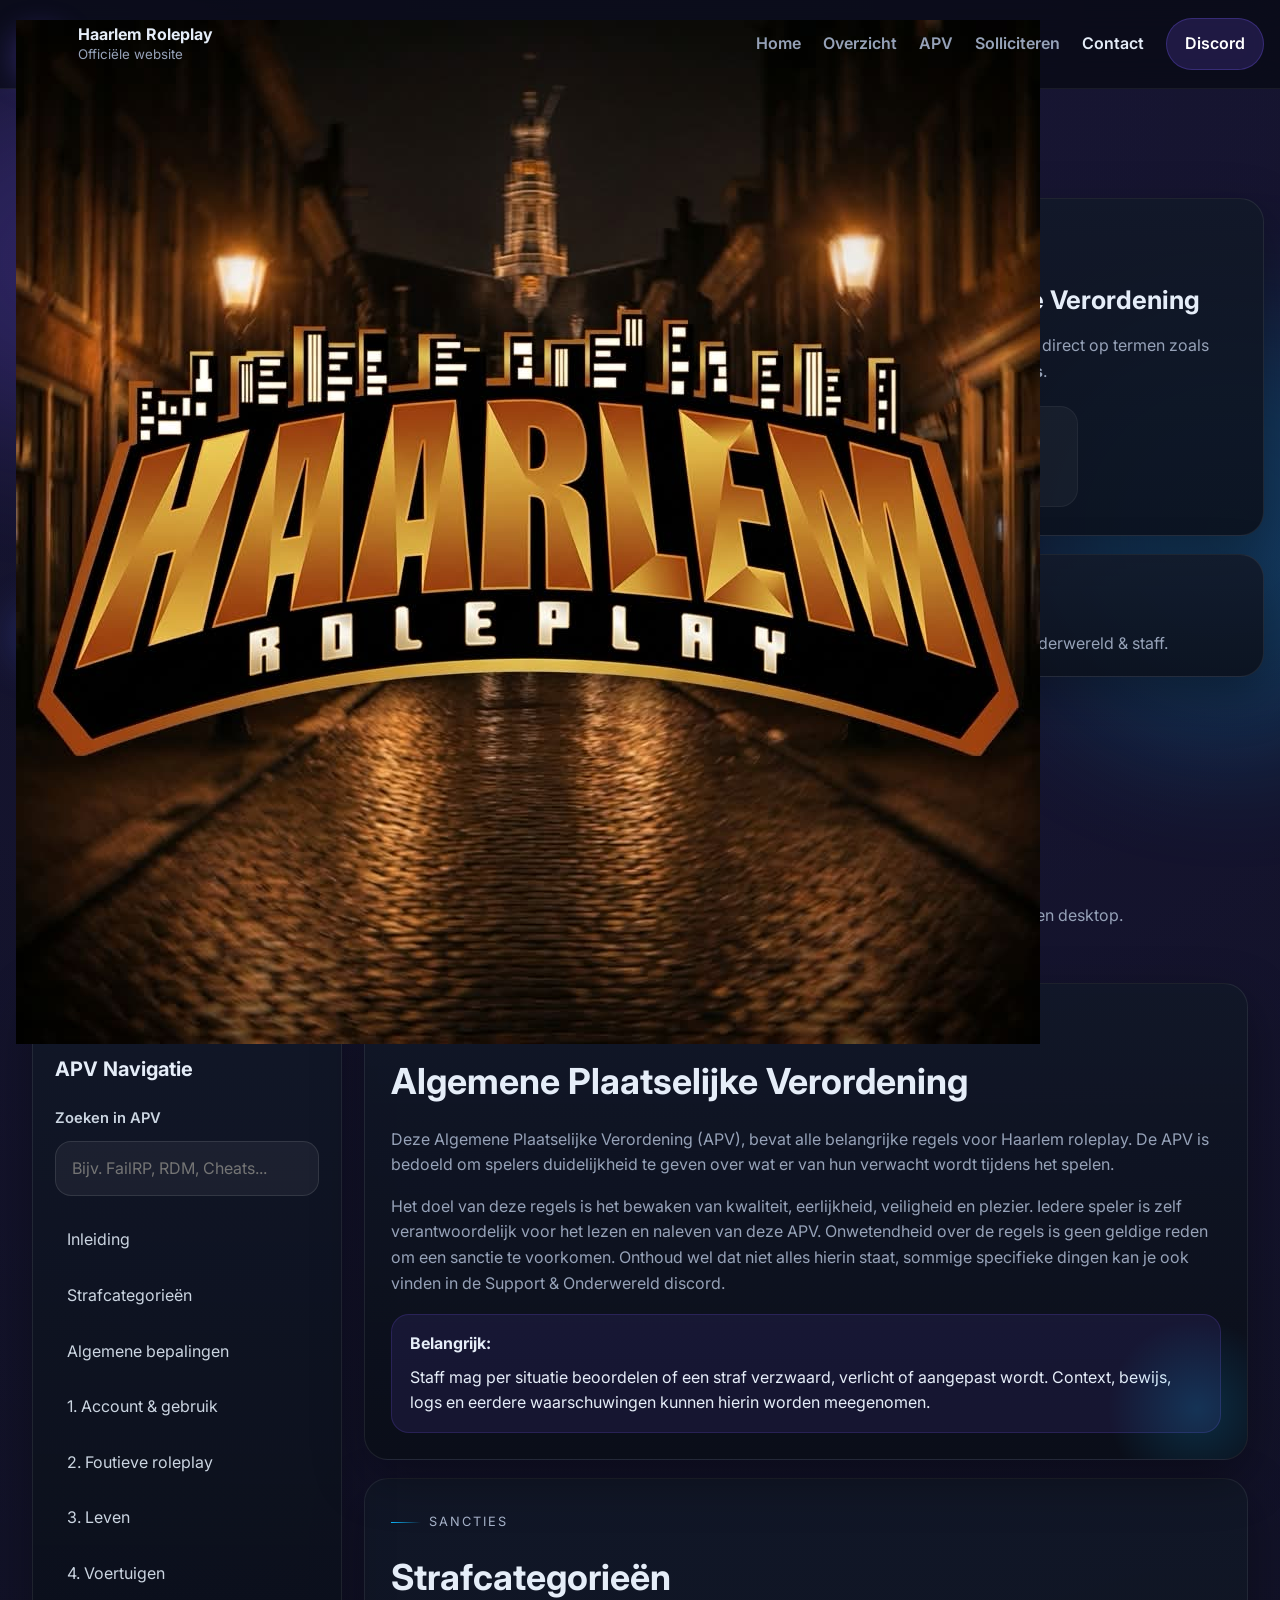
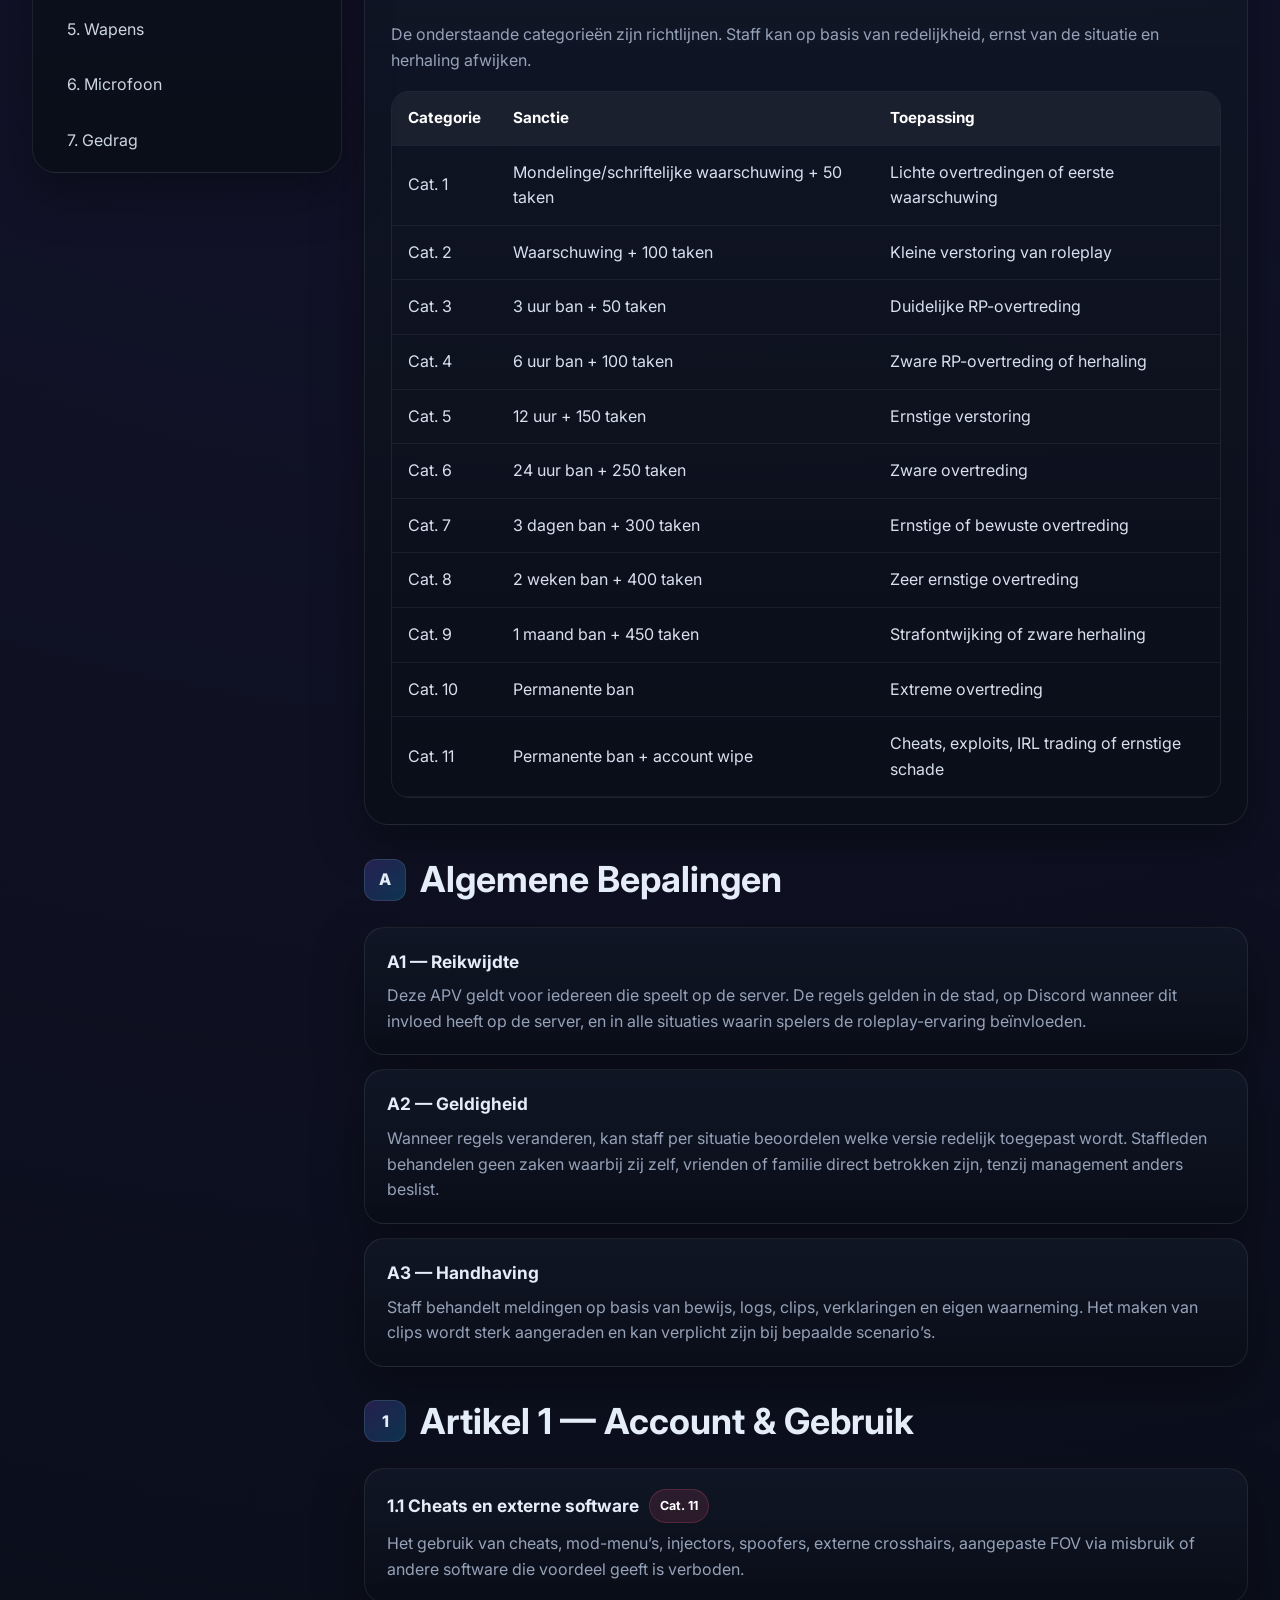
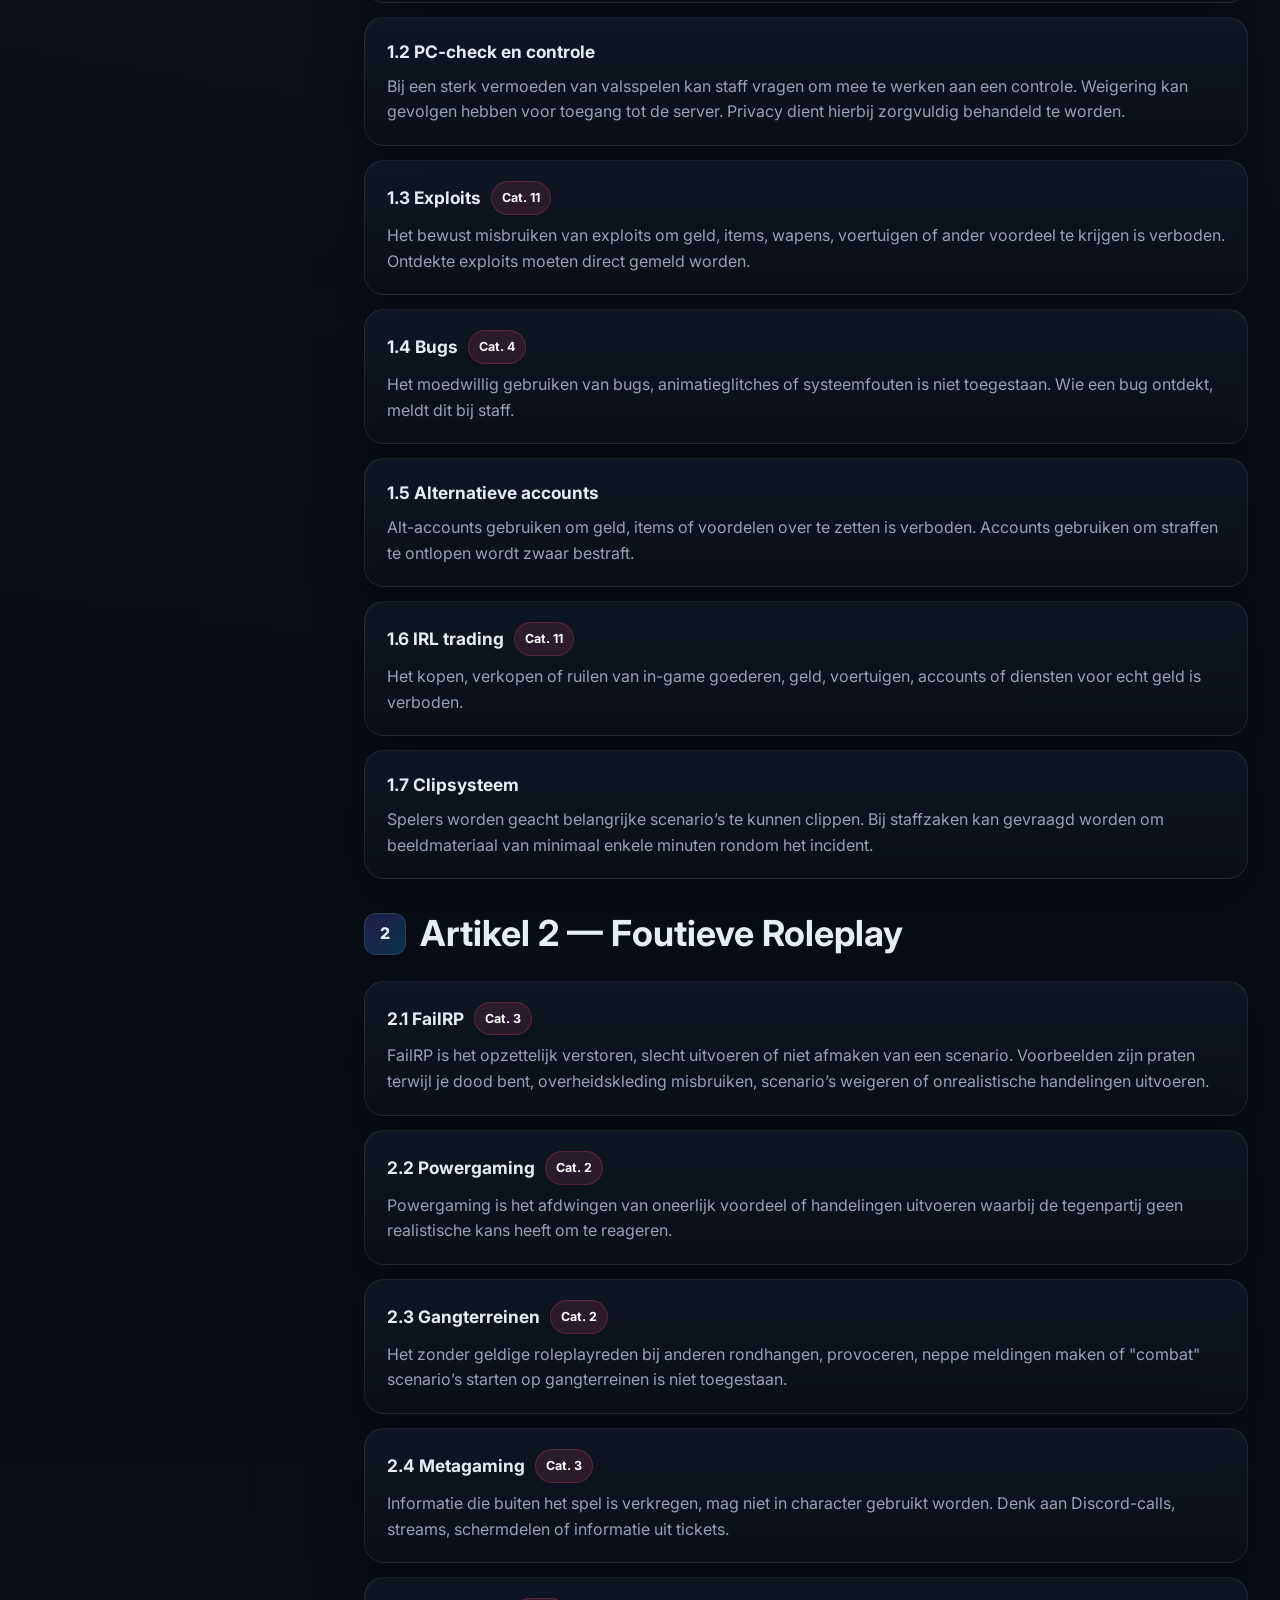
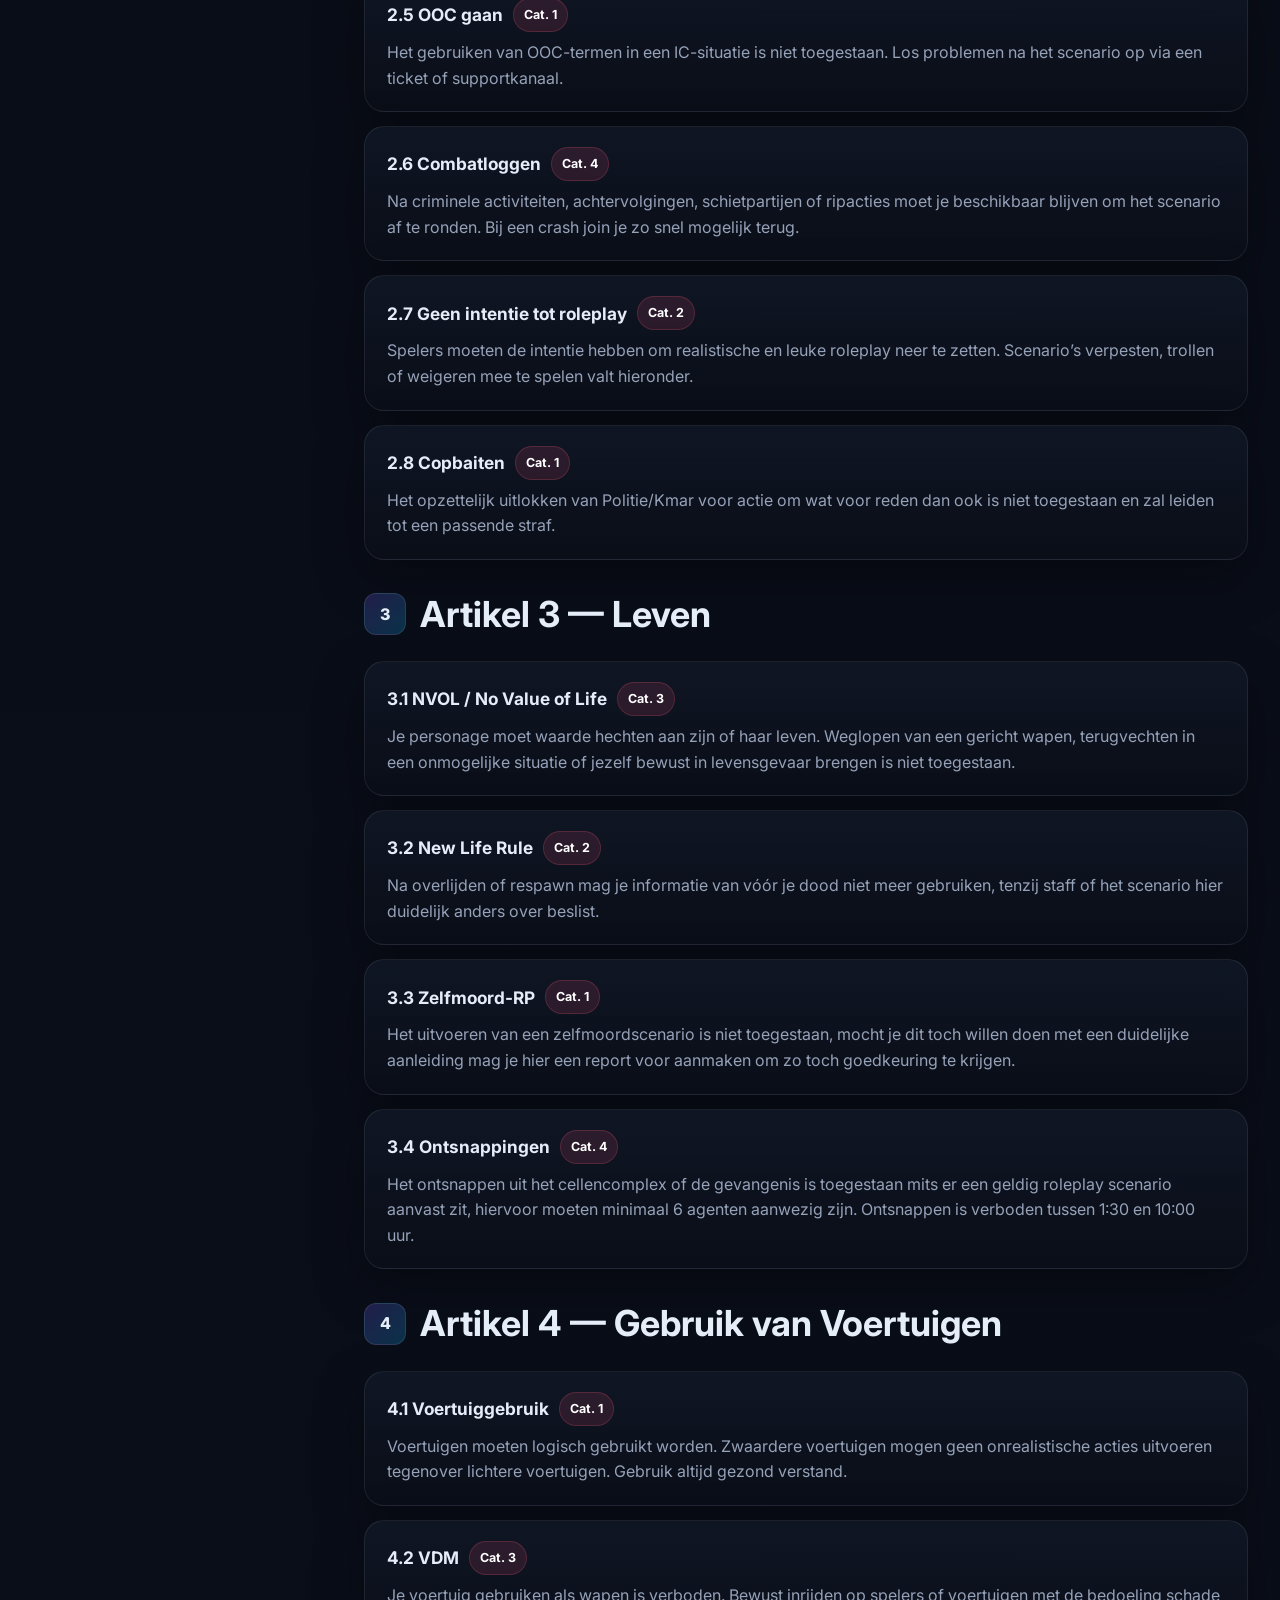
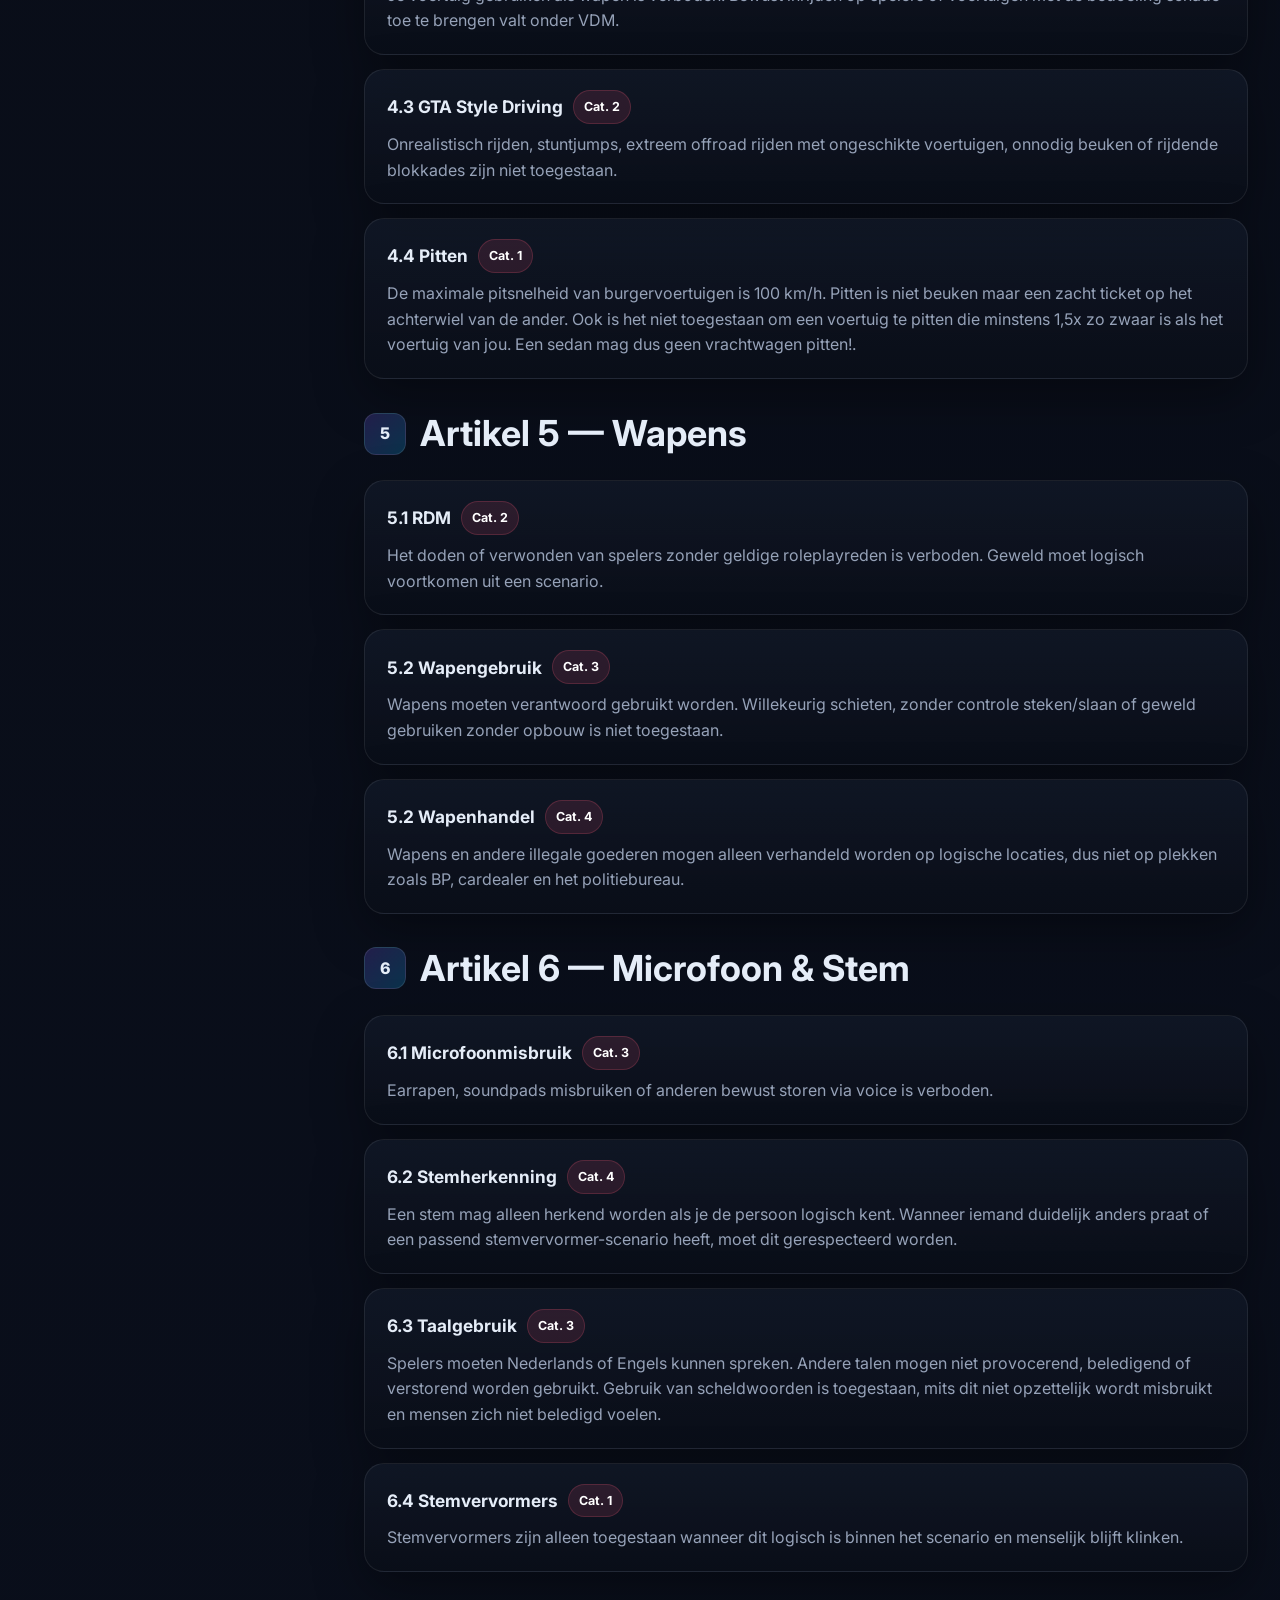
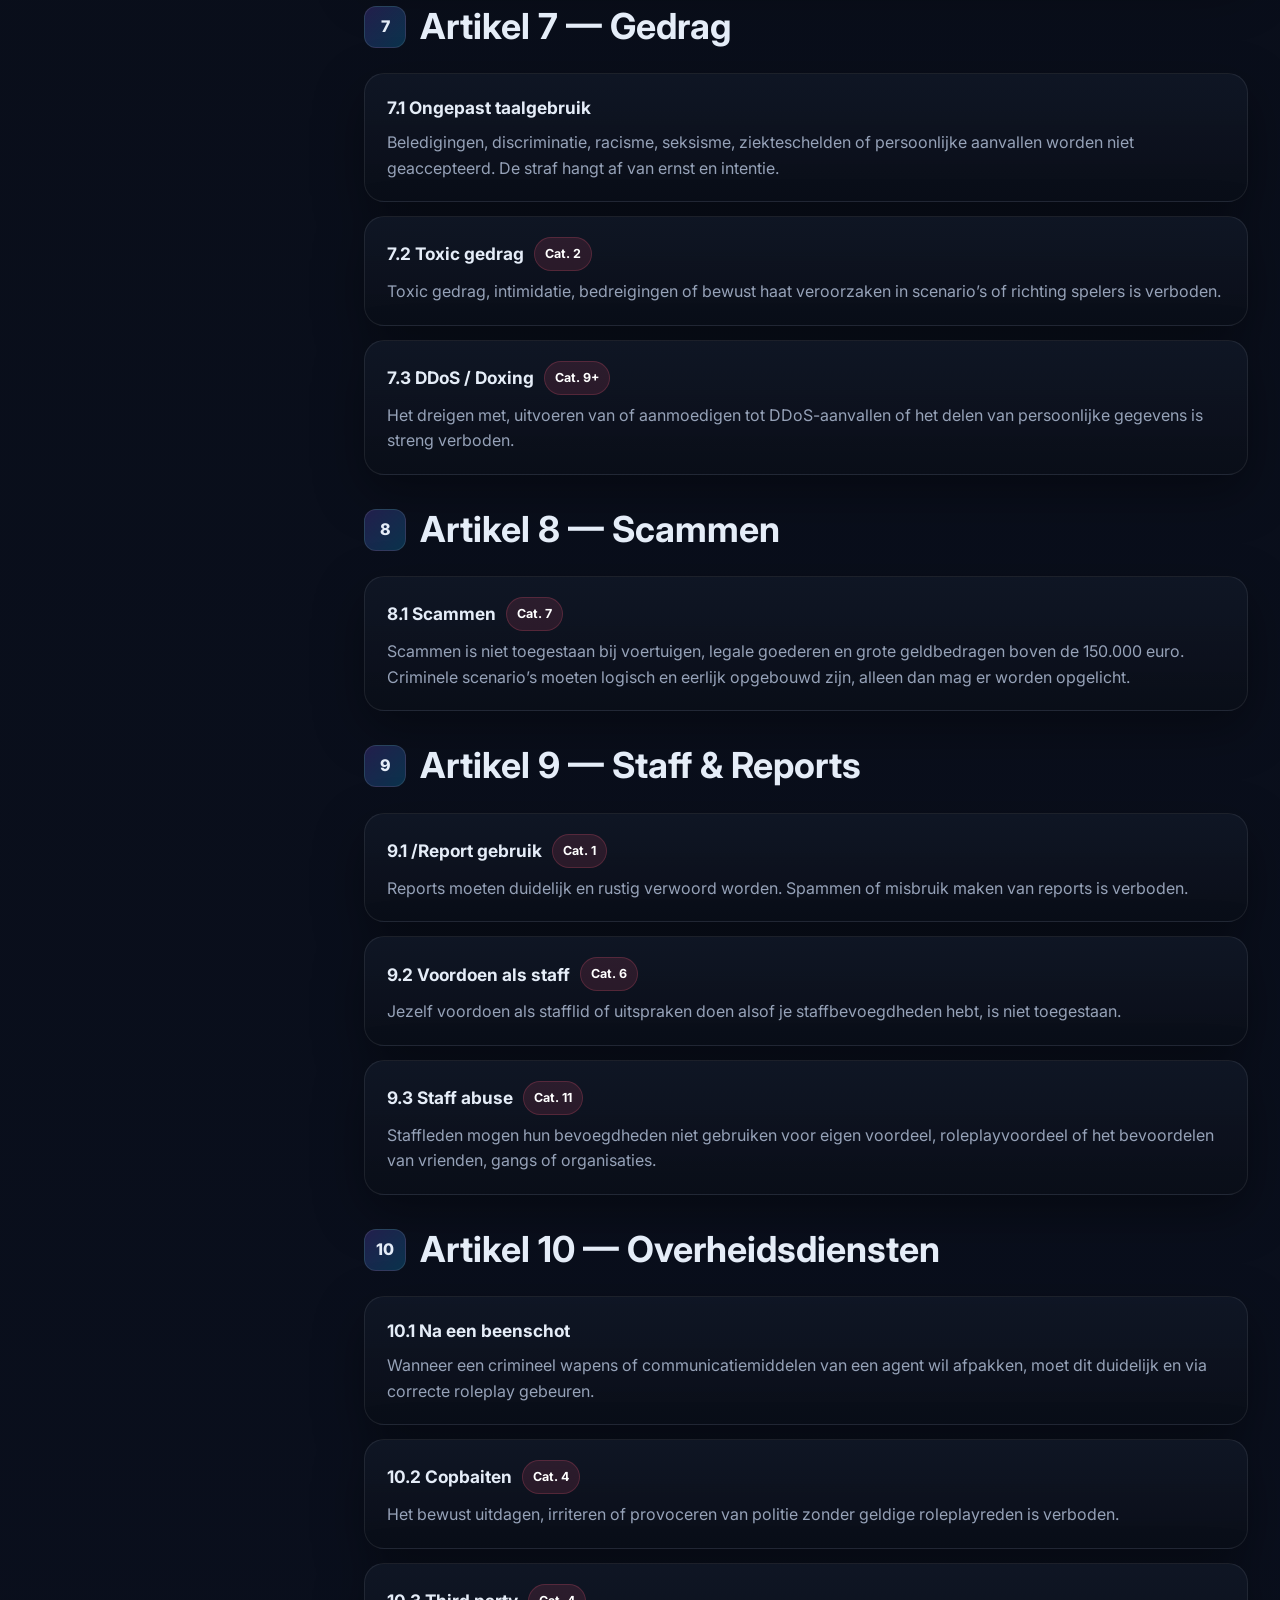
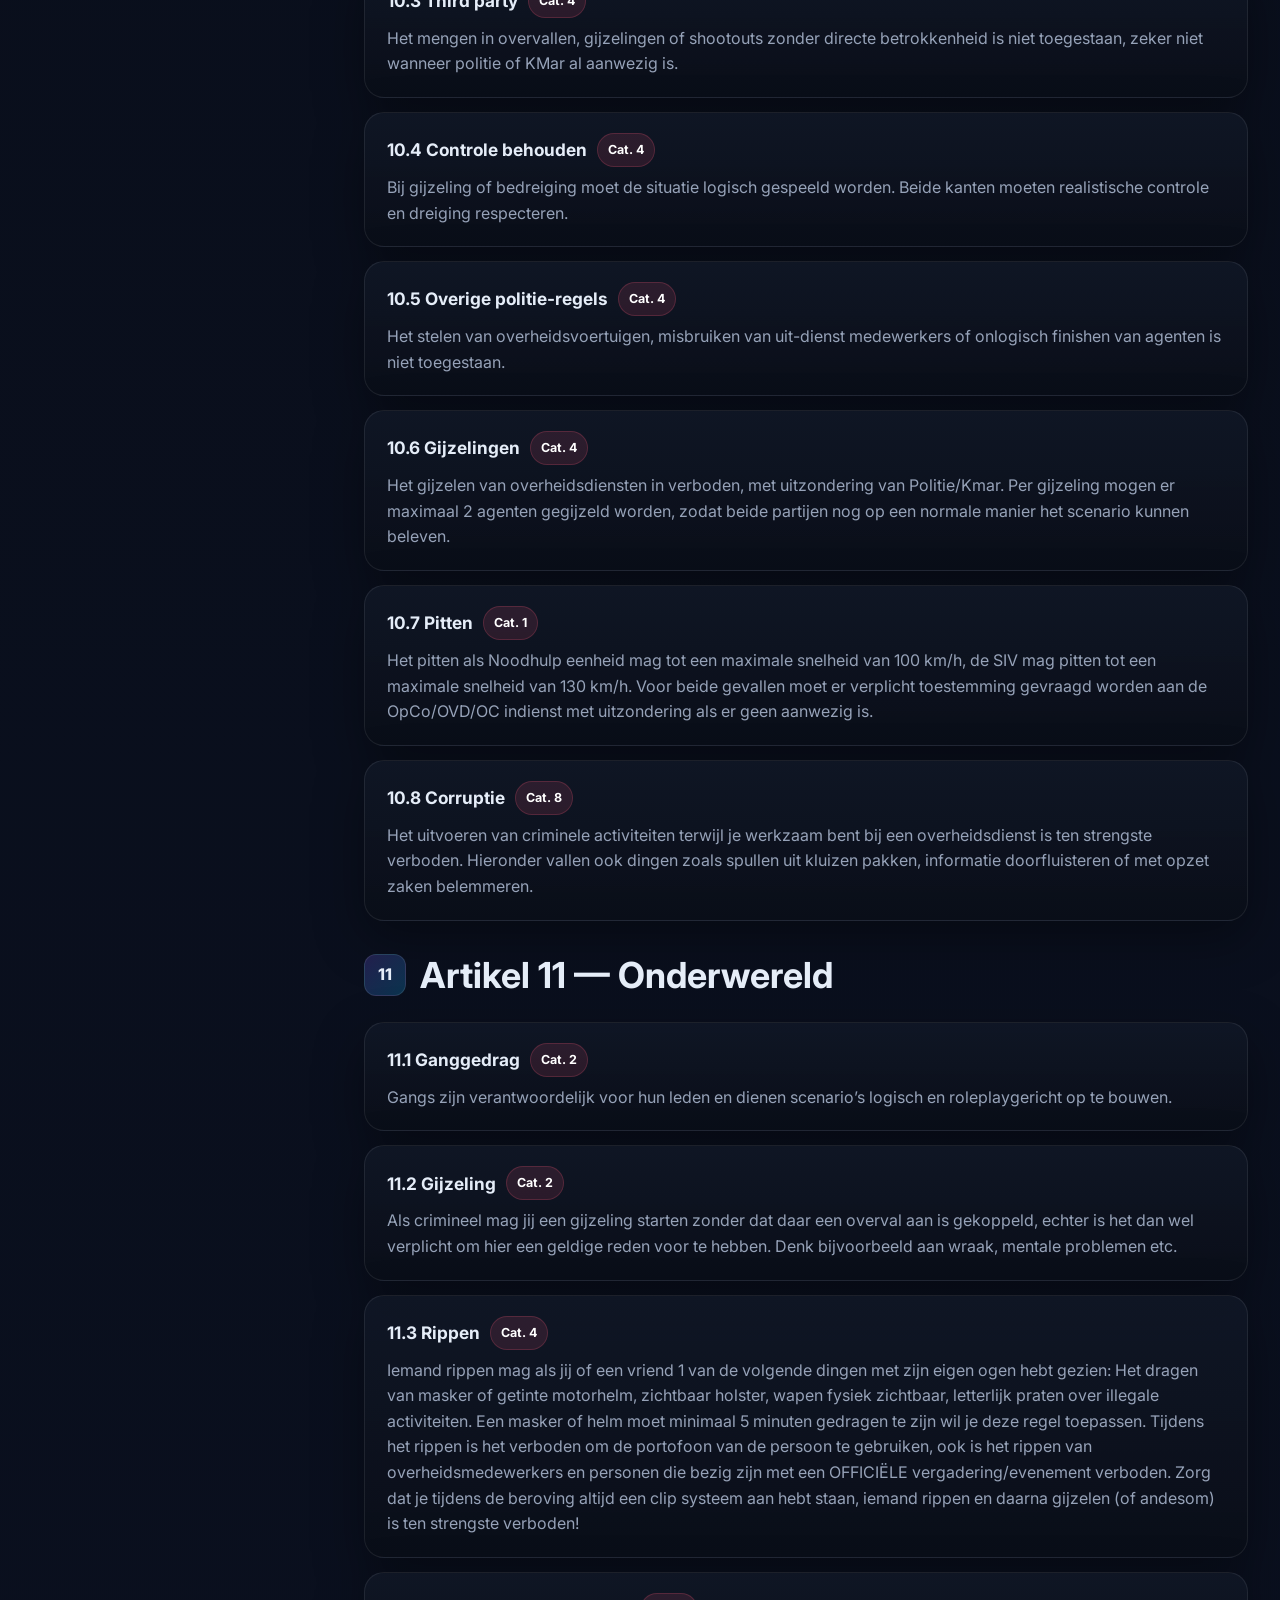
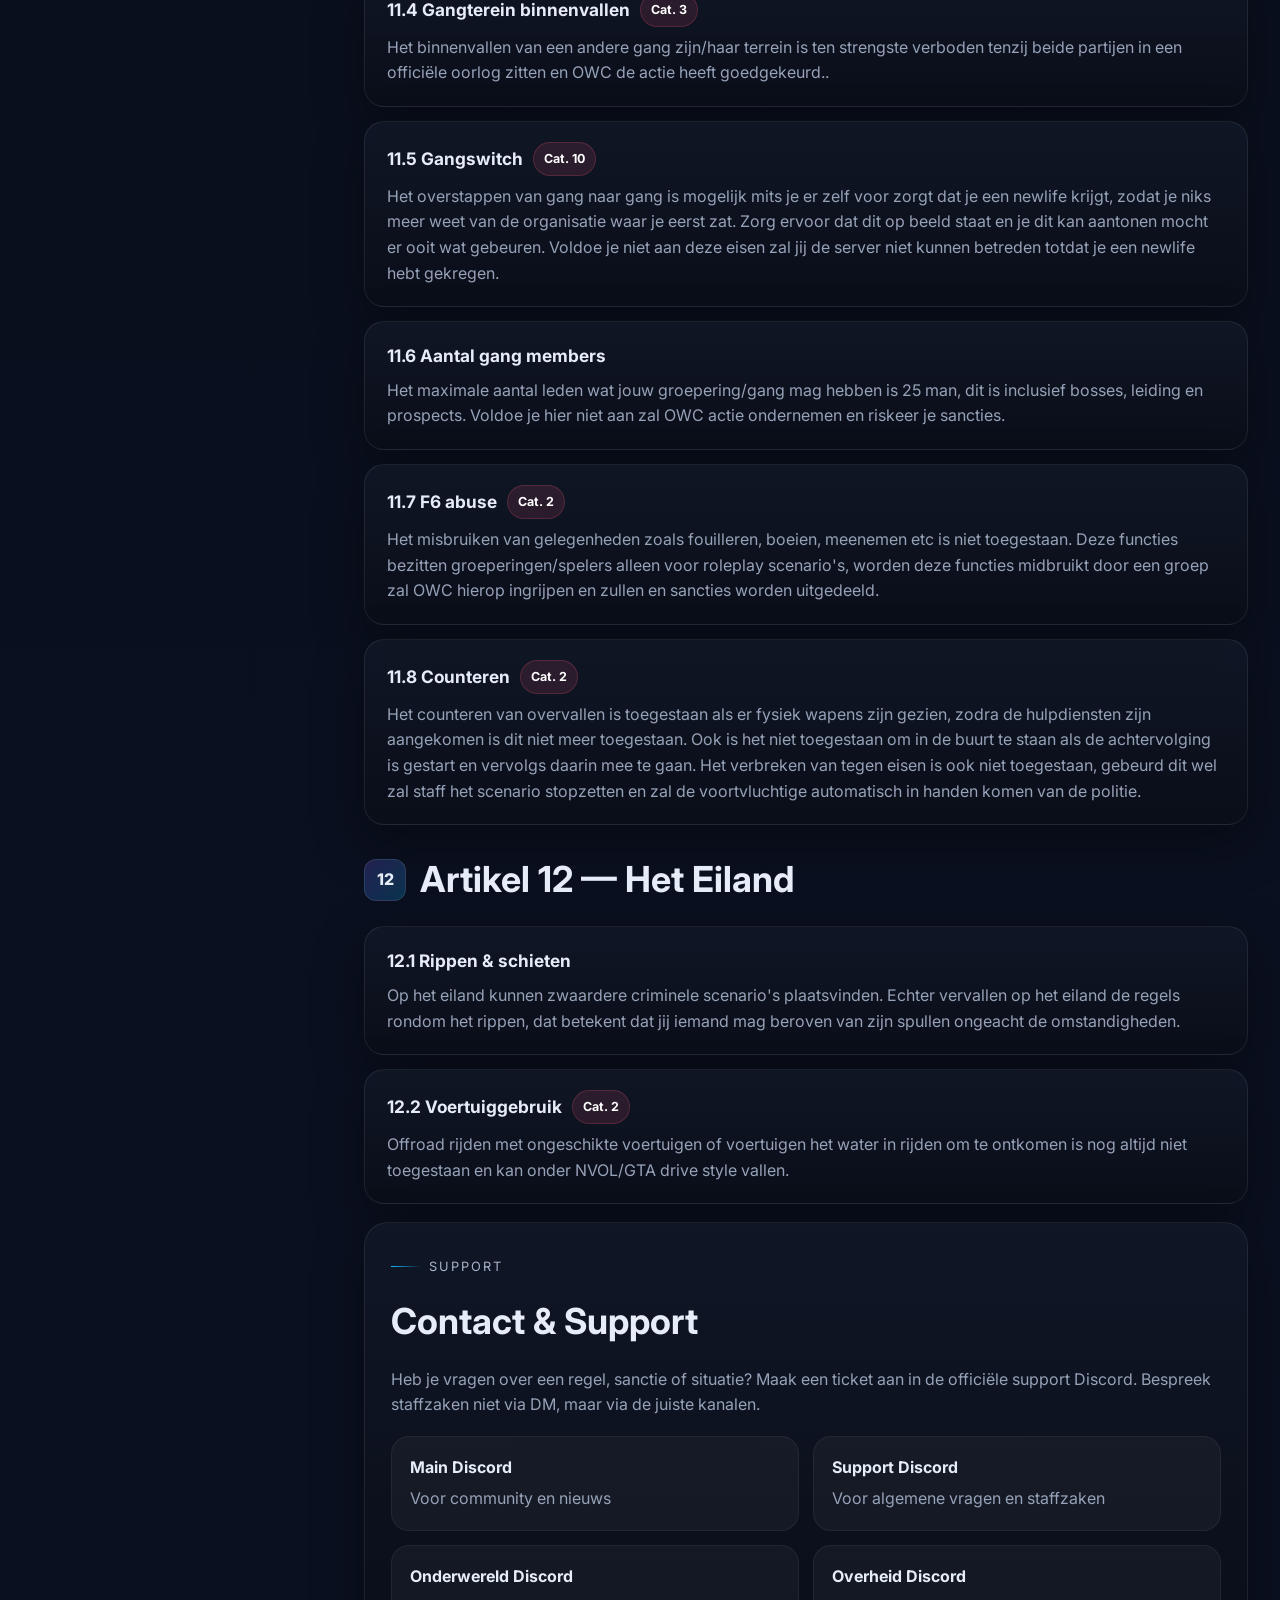
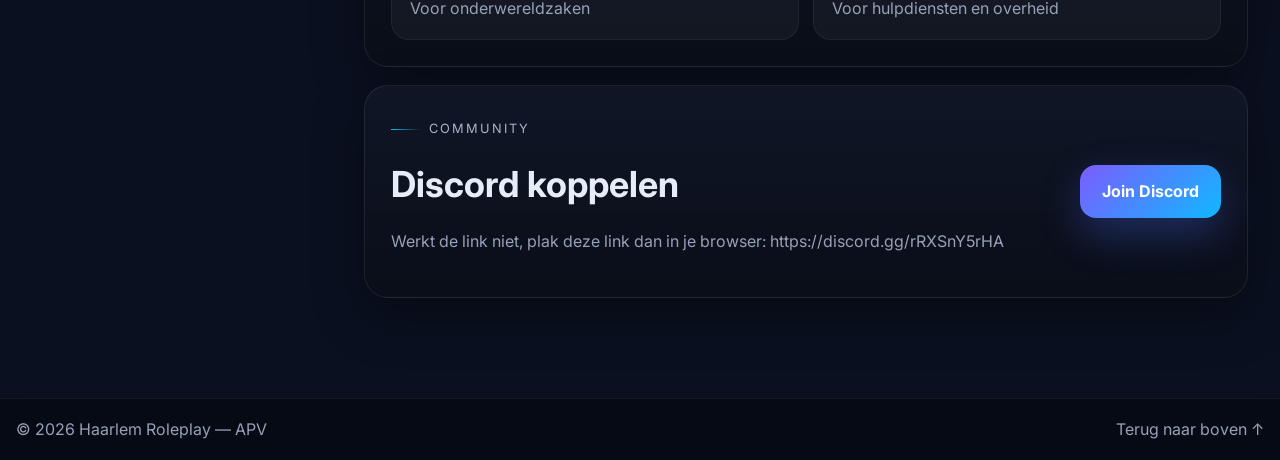
<file: index.html>
<!DOCTYPE html>
<html lang="nl">
<head>
  <meta charset="UTF-8" />
  <meta name="viewport" content="width=device-width, initial-scale=1.0" />
  <title>Haarlem Roleplay | FiveM Server</title>
  <meta name="description" content="Officiële website van Haarlem Roleplay." />
  <link rel="preconnect" href="https://fonts.googleapis.com">
  <link rel="preconnect" href="https://fonts.gstatic.com" crossorigin>
  <link href="https://fonts.googleapis.com/css2?family=Inter:wght@400;500;600;700;800;900&display=swap" rel="stylesheet">
  <link rel="stylesheet" href="style.css" />
  <script defer src="script.js"></script>
</head>
<body>
  <div id="top"></div>
  <div class="bg-orb orb-1"></div>
  <div class="bg-orb orb-2"></div>
  <div class="bg-grid"></div>

  <header class="site-header" id="top">
    <div class="container nav-wrap">
      <a class="brand" href="#top">
        <span class="brand-mark">
        <img src="logo.png" alt="Haarlem Roleplay logo">
        </span>
        <span class="brand-text">
          <strong>Haarlem Roleplay</strong>
          <small>Officiële website</small>
        </span>
      </a>

      <button class="menu-toggle" id="menuToggle" aria-label="Open menu">
        <span></span><span></span><span></span>
      </button>

      <nav class="nav-links" id="navLinks">
        <a href="#top">Home</a>
        <a href="#overzicht">Overzicht</a>
        <a href="#apv">APV</a>
        <a href="solliciteren.html">Solliciteren</a>
        <a href="#contact">Contact</a>
        <a class="nav-cta" href="#discord">Discord</a>
      </nav>
    </div>
  </header>

  <main>
    <section class="hero">
      <div class="container hero-grid">
        <div class="hero-copy">
          <span class="eyebrow">Duidelijkheid, Gemakkelijk & Werkend.</span>
          <h1>Welkom bij de officiële website van Haarlem Roleplay.</h1>
          <p class="hero-text">Een nette, overzichtelijke en professionele website voor de serverregels, sollicitaties en meer. Met snelle navigatie, zoekfunctie, duidelijke categorieën en een layout die veel beter past bij een serieuze roleplay community.</p>
          <div class="hero-actions">
            <a class="btn btn-primary" href="#apv">Bekijk APV</a>
            <a class="btn btn-primary" href="solliciteren.html">Solliciteren</a>
          </div>
          <div class="hero-badges">
            <span>Makkelijk bereikbaar</span>
            <span>Zoekfunctie</span>
            <span>Duidelijke straffen</span>
          </div>
        </div>

        <div class="hero-panel">
          <div class="hero-card hero-card-main">
            <div class="card-label">Server regels</div>
            <h2>Algemene Plaatselijke Verordening</h2>
            <p>Gebruik de inhoudsopgave of zoek direct op termen zoals <b>FailRP</b>, <b>Cheats</b>, <b>RDM</b> of <b>Gangregels</b>.</p>
            <div class="stat-grid">
              <div>
                <strong>12</strong>
                <span>Artikelen</span>
              </div>
              <div>
                <strong>55+</strong>
                <span>Regels</span>
              </div>
            </div>
          </div>
          <div class="hero-card hero-card-side">
            <span class="update-pill">Laatste versie • 9-6-2026</span>
            <p>Geschikt voor burgers, overheid, onderwereld & staff.</p>
          </div>
        </div>
      </div>
    </section>

    <section class="overview" id="overzicht">
      <div class="container">
        <div class="section-heading center">
          <span class="eyebrow">Snel overzicht</span>
          <h2>Alles duidelijk op één plek</h2>
          <p>Deze website combineert een nette homepage met een volledige APV, strafcategorieën en ondersteuning voor mobiel en desktop.</p>
        </div>

    <section class="apv-shell" id="apv">
      <div class="container shell-grid">
        <aside class="sidebar-card">
          <div class="sidebar-top">
            <span class="eyebrow">Inhoud & zoeken</span>
            <h3>APV Navigatie</h3>
          </div>

          <div class="search-box">
            <label for="searchInput">Zoeken in APV</label>
            <input id="searchInput" type="search" placeholder="Bijv. FailRP, RDM, Cheats..." />
          </div>

          <nav class="sidebar-nav">
            <a href="#inleiding">Inleiding</a>
            <a href="#straffen">Strafcategorieën</a>
            <a href="#algemeen">Algemene bepalingen</a>
            <a href="#account">1. Account & gebruik</a>
            <a href="#roleplay">2. Foutieve roleplay</a>
            <a href="#leven">3. Leven</a>
            <a href="#voertuigen">4. Voertuigen</a>
            <a href="#wapens">5. Wapens</a>
            <a href="#microfoon">6. Microfoon</a>
            <a href="#gedrag">7. Gedrag</a>
            <a href="#scammen">8. Scammen</a>
            <a href="#staff">9. Staff & reports</a>
            <a href="#overheid">10. Overheidsdiensten</a>
            <a href="#onderwereld">11. Onderwereld</a>
            <a href="#eiland">12. Het eiland</a>
            <a href="#contact">Contact</a>
            <a href="#discord">Discord</a>
          </nav>
        </aside>

        <div class="content-column">
          <section class="panel panel-intro" id="inleiding">
            <span class="eyebrow">Regelgeving</span>
            <h2>Algemene Plaatselijke Verordening</h2>
            <p>Deze Algemene Plaatselijke Verordening (APV), bevat alle belangrijke regels voor Haarlem roleplay. De APV is bedoeld om spelers duidelijkheid te geven over wat er van hun verwacht wordt tijdens het spelen.</p>
            <p>Het doel van deze regels is het bewaken van kwaliteit, eerlijkheid, veiligheid en plezier. Iedere speler is zelf verantwoordelijk voor het lezen en naleven van deze APV. Onwetendheid over de regels is geen geldige reden om een sanctie te voorkomen. Onthoud wel dat niet alles hierin staat, sommige specifieke dingen kan je ook vinden in de Support & Onderwereld discord.</p>
            <div class="notice">
              <strong>Belangrijk:</strong>
              <span>Staff mag per situatie beoordelen of een straf verzwaard, verlicht of aangepast wordt. Context, bewijs, logs en eerdere waarschuwingen kunnen hierin worden meegenomen.</span>
            </div>
          </section>

          <section class="panel" id="straffen">
            <div class="panel-head">
              <span class="eyebrow">Sancties</span>
              <h2>Strafcategorieën</h2>
            </div>
            <p>De onderstaande categorieën zijn richtlijnen. Staff kan op basis van redelijkheid, ernst van de situatie en herhaling afwijken.</p>

            <div class="table-wrap">
              <table>
                <thead>
                  <tr><th>Categorie</th><th>Sanctie</th><th>Toepassing</th></tr>
                </thead>
                <tbody>
                  <tr><td>Cat. 1</td><td>Mondelinge/schriftelijke waarschuwing + 50 taken</td><td>Lichte overtredingen of eerste waarschuwing</td></tr>
                  <tr><td>Cat. 2</td><td>Waarschuwing + 100 taken</td><td>Kleine verstoring van roleplay</td></tr>
                  <tr><td>Cat. 3</td><td>3 uur ban + 50 taken</td><td>Duidelijke RP-overtreding</td></tr>
                  <tr><td>Cat. 4</td><td>6 uur ban + 100 taken</td><td>Zware RP-overtreding of herhaling</td></tr>
                  <tr><td>Cat. 5</td><td>12 uur + 150 taken</td><td>Ernstige verstoring</td></tr>
                  <tr><td>Cat. 6</td><td>24 uur ban + 250 taken</td><td>Zware overtreding</td></tr>
                  <tr><td>Cat. 7</td><td>3 dagen ban + 300 taken</td><td>Ernstige of bewuste overtreding</td></tr>
                  <tr><td>Cat. 8</td><td>2 weken ban + 400 taken</td><td>Zeer ernstige overtreding</td></tr>
                  <tr><td>Cat. 9</td><td>1 maand ban + 450 taken</td><td>Strafontwijking of zware herhaling</td></tr>
                  <tr><td>Cat. 10</td><td>Permanente ban</td><td>Extreme overtreding</td></tr>
                  <tr><td>Cat. 11</td><td>Permanente ban + account wipe</td><td>Cheats, exploits, IRL trading of ernstige schade</td></tr>
                </tbody>
              </table>
            </div>
          </section>

          <section class="rules-section" id="algemeen">
            <div class="section-head-line"><span class="section-number">A</span><h2>Algemene Bepalingen</h2></div>
            <article class="rule-card"><h3>A1 — Reikwijdte</h3><p>Deze APV geldt voor iedereen die speelt op de server. De regels gelden in de stad, op Discord wanneer dit invloed heeft op de server, en in alle situaties waarin spelers de roleplay-ervaring beïnvloeden.</p></article>
            <article class="rule-card"><h3>A2 — Geldigheid</h3><p>Wanneer regels veranderen, kan staff per situatie beoordelen welke versie redelijk toegepast wordt. Staffleden behandelen geen zaken waarbij zij zelf, vrienden of familie direct betrokken zijn, tenzij management anders beslist.</p></article>
            <article class="rule-card"><h3>A3 — Handhaving</h3><p>Staff behandelt meldingen op basis van bewijs, logs, clips, verklaringen en eigen waarneming. Het maken van clips wordt sterk aangeraden en kan verplicht zijn bij bepaalde scenario’s.</p></article>
          </section>

          <section class="rules-section" id="account">
            <div class="section-head-line"><span class="section-number">1</span><h2>Artikel 1 — Account & Gebruik</h2></div>
            <article class="rule-card"><h3>1.1 Cheats en externe software <span class="chip">Cat. 11</span></h3><p>Het gebruik van cheats, mod-menu’s, injectors, spoofers, externe crosshairs, aangepaste FOV via misbruik of andere software die voordeel geeft is verboden.</p></article>
            <article class="rule-card"><h3>1.2 PC-check en controle</h3><p>Bij een sterk vermoeden van valsspelen kan staff vragen om mee te werken aan een controle. Weigering kan gevolgen hebben voor toegang tot de server. Privacy dient hierbij zorgvuldig behandeld te worden.</p></article>
            <article class="rule-card"><h3>1.3 Exploits <span class="chip">Cat. 11</span></h3><p>Het bewust misbruiken van exploits om geld, items, wapens, voertuigen of ander voordeel te krijgen is verboden. Ontdekte exploits moeten direct gemeld worden.</p></article>
            <article class="rule-card"><h3>1.4 Bugs <span class="chip">Cat. 4</span></h3><p>Het moedwillig gebruiken van bugs, animatieglitches of systeemfouten is niet toegestaan. Wie een bug ontdekt, meldt dit bij staff.</p></article>
            <article class="rule-card"><h3>1.5 Alternatieve accounts</h3><p>Alt-accounts gebruiken om geld, items of voordelen over te zetten is verboden. Accounts gebruiken om straffen te ontlopen wordt zwaar bestraft.</p></article>
            <article class="rule-card"><h3>1.6 IRL trading <span class="chip">Cat. 11</span></h3><p>Het kopen, verkopen of ruilen van in-game goederen, geld, voertuigen, accounts of diensten voor echt geld is verboden.</p></article>
            <article class="rule-card"><h3>1.7 Clipsysteem</h3><p>Spelers worden geacht belangrijke scenario’s te kunnen clippen. Bij staffzaken kan gevraagd worden om beeldmateriaal van minimaal enkele minuten rondom het incident.</p></article>
          </section>

          <section class="rules-section" id="roleplay">
            <div class="section-head-line"><span class="section-number">2</span><h2>Artikel 2 — Foutieve Roleplay</h2></div>
            <article class="rule-card"><h3>2.1 FailRP <span class="chip">Cat. 3</span></h3><p>FailRP is het opzettelijk verstoren, slecht uitvoeren of niet afmaken van een scenario. Voorbeelden zijn praten terwijl je dood bent, overheidskleding misbruiken, scenario’s weigeren of onrealistische handelingen uitvoeren.</p></article>
            <article class="rule-card"><h3>2.2 Powergaming <span class="chip">Cat. 2</span></h3><p>Powergaming is het afdwingen van oneerlijk voordeel of handelingen uitvoeren waarbij de tegenpartij geen realistische kans heeft om te reageren.</p></article>
            <article class="rule-card"><h3>2.3 Gangterreinen <span class="chip">Cat. 2</span></h3><p>Het zonder geldige roleplayreden bij anderen rondhangen, provoceren, neppe meldingen maken of "combat" scenario’s starten op gangterreinen is niet toegestaan.</p></article>
            <article class="rule-card"><h3>2.4 Metagaming <span class="chip">Cat. 3</span></h3><p>Informatie die buiten het spel is verkregen, mag niet in character gebruikt worden. Denk aan Discord-calls, streams, schermdelen of informatie uit tickets.</p></article>
            <article class="rule-card"><h3>2.5 OOC gaan <span class="chip">Cat. 1</span></h3><p>Het gebruiken van OOC-termen in een IC-situatie is niet toegestaan. Los problemen na het scenario op via een ticket of supportkanaal.</p></article>
            <article class="rule-card"><h3>2.6 Combatloggen <span class="chip">Cat. 4</span></h3><p>Na criminele activiteiten, achtervolgingen, schietpartijen of ripacties moet je beschikbaar blijven om het scenario af te ronden. Bij een crash join je zo snel mogelijk terug.</p></article>
            <article class="rule-card"><h3>2.7 Geen intentie tot roleplay <span class="chip">Cat. 2</span></h3><p>Spelers moeten de intentie hebben om realistische en leuke roleplay neer te zetten. Scenario’s verpesten, trollen of weigeren mee te spelen valt hieronder.</p></article>
            <article class="rule-card"><h3>2.8 Copbaiten <span class="chip">Cat. 1</span></h3><p>Het opzettelijk uitlokken van Politie/Kmar voor actie om wat voor reden dan ook is niet toegestaan en zal leiden tot een passende straf.</p></article>

          </section>

          <section class="rules-section" id="leven">
            <div class="section-head-line"><span class="section-number">3</span><h2>Artikel 3 — Leven</h2></div>
            <article class="rule-card"><h3>3.1 NVOL / No Value of Life <span class="chip">Cat. 3</span></h3><p>Je personage moet waarde hechten aan zijn of haar leven. Weglopen van een gericht wapen, terugvechten in een onmogelijke situatie of jezelf bewust in levensgevaar brengen is niet toegestaan.</p></article>
            <article class="rule-card"><h3>3.2 New Life Rule <span class="chip">Cat. 2</span></h3><p>Na overlijden of respawn mag je informatie van vóór je dood niet meer gebruiken, tenzij staff of het scenario hier duidelijk anders over beslist.</p></article>
            <article class="rule-card"><h3>3.3 Zelfmoord-RP <span class="chip">Cat. 1</span></h3><p>Het uitvoeren van een zelfmoordscenario is niet toegestaan, mocht je dit toch willen doen met een duidelijke aanleiding mag je hier een report voor aanmaken om zo toch goedkeuring te krijgen.</p></article>
            <article class="rule-card"><h3>3.4 Ontsnappingen <span class="chip">Cat. 4</span></h3><p>Het ontsnappen uit het cellencomplex of de gevangenis is toegestaan mits er een geldig roleplay scenario aanvast zit, hiervoor moeten minimaal 6 agenten aanwezig zijn. Ontsnappen is verboden tussen 1:30 en 10:00 uur.</p></article>
     </section>

          <section class="rules-section" id="voertuigen">
            <div class="section-head-line"><span class="section-number">4</span><h2>Artikel 4 — Gebruik van Voertuigen</h2></div>
            <article class="rule-card"><h3>4.1 Voertuiggebruik <span class="chip">Cat. 1</span></h3><p>Voertuigen moeten logisch gebruikt worden. Zwaardere voertuigen mogen geen onrealistische acties uitvoeren tegenover lichtere voertuigen. Gebruik altijd gezond verstand.</p></article>
            <article class="rule-card"><h3>4.2 VDM <span class="chip">Cat. 3</span></h3><p>Je voertuig gebruiken als wapen is verboden. Bewust inrijden op spelers of voertuigen met de bedoeling schade toe te brengen valt onder VDM.</p></article>
            <article class="rule-card"><h3>4.3 GTA Style Driving <span class="chip">Cat. 2</span></h3><p>Onrealistisch rijden, stuntjumps, extreem offroad rijden met ongeschikte voertuigen, onnodig beuken of rijdende blokkades zijn niet toegestaan.</p></article>
            <article class="rule-card"><h3>4.4 Pitten <span class="chip">Cat. 1</span></h3><p>De maximale pitsnelheid van burgervoertuigen is 100 km/h. Pitten is niet beuken maar een zacht ticket op het achterwiel van de ander. Ook is het niet toegestaan om een voertuig te pitten die minstens 1,5x zo zwaar is als het voertuig van jou. Een sedan mag dus geen vrachtwagen pitten!.</p></article>
          </section>

          <section class="rules-section" id="wapens">
            <div class="section-head-line"><span class="section-number">5</span><h2>Artikel 5 — Wapens</h2></div>
            <article class="rule-card"><h3>5.1 RDM <span class="chip">Cat. 2</span></h3><p>Het doden of verwonden van spelers zonder geldige roleplayreden is verboden. Geweld moet logisch voortkomen uit een scenario.</p></article>
            <article class="rule-card"><h3>5.2 Wapengebruik <span class="chip">Cat. 3</span></h3><p>Wapens moeten verantwoord gebruikt worden. Willekeurig schieten, zonder controle steken/slaan of geweld gebruiken zonder opbouw is niet toegestaan.</p></article>
            <article class="rule-card"><h3>5.2 Wapenhandel <span class="chip">Cat. 4</span></h3><p>Wapens en andere illegale goederen mogen alleen verhandeld worden op logische locaties, dus niet op plekken zoals BP, cardealer en het politiebureau.</p></article>
          </section>

          <section class="rules-section" id="microfoon">
            <div class="section-head-line"><span class="section-number">6</span><h2>Artikel 6 — Microfoon & Stem</h2></div>
            <article class="rule-card"><h3>6.1 Microfoonmisbruik <span class="chip">Cat. 3</span></h3><p>Earrapen, soundpads misbruiken of anderen bewust storen via voice is verboden.</p></article>
            <article class="rule-card"><h3>6.2 Stemherkenning <span class="chip">Cat. 4</span></h3><p>Een stem mag alleen herkend worden als je de persoon logisch kent. Wanneer iemand duidelijk anders praat of een passend stemvervormer-scenario heeft, moet dit gerespecteerd worden.</p></article>
            <article class="rule-card"><h3>6.3 Taalgebruik <span class="chip">Cat. 3</span></h3><p>Spelers moeten Nederlands of Engels kunnen spreken. Andere talen mogen niet provocerend, beledigend of verstorend worden gebruikt. Gebruik van scheldwoorden is toegestaan, mits dit niet opzettelijk wordt misbruikt en mensen zich niet beledigd voelen.</p></article>
            <article class="rule-card"><h3>6.4 Stemvervormers <span class="chip">Cat. 1</span></h3><p>Stemvervormers zijn alleen toegestaan wanneer dit logisch is binnen het scenario en menselijk blijft klinken.</p></article>
          </section>

          <section class="rules-section" id="gedrag">
            <div class="section-head-line"><span class="section-number">7</span><h2>Artikel 7 — Gedrag</h2></div>
            <article class="rule-card"><h3>7.1 Ongepast taalgebruik</h3><p>Beledigingen, discriminatie, racisme, seksisme, ziekteschelden of persoonlijke aanvallen worden niet geaccepteerd. De straf hangt af van ernst en intentie.</p></article>
            <article class="rule-card"><h3>7.2 Toxic gedrag <span class="chip">Cat. 2</span></h3><p>Toxic gedrag, intimidatie, bedreigingen of bewust haat veroorzaken in scenario’s of richting spelers is verboden.</p></article>
            <article class="rule-card"><h3>7.3 DDoS / Doxing <span class="chip">Cat. 9+</span></h3><p>Het dreigen met, uitvoeren van of aanmoedigen tot DDoS-aanvallen of het delen van persoonlijke gegevens is streng verboden.</p></article>
          </section>

          <section class="rules-section" id="scammen">
            <div class="section-head-line"><span class="section-number">8</span><h2>Artikel 8 — Scammen</h2></div>
            <article class="rule-card"><h3>8.1 Scammen <span class="chip">Cat. 7</span></h3><p>Scammen is niet toegestaan bij voertuigen, legale goederen en grote geldbedragen boven de 150.000 euro. Criminele scenario’s moeten logisch en eerlijk opgebouwd zijn, alleen dan mag er worden opgelicht.</p></article>
          </section>

          <section class="rules-section" id="staff">
            <div class="section-head-line"><span class="section-number">9</span><h2>Artikel 9 — Staff & Reports</h2></div>
            <article class="rule-card"><h3>9.1 /Report gebruik <span class="chip">Cat. 1</span></h3><p>Reports moeten duidelijk en rustig verwoord worden. Spammen of misbruik maken van reports is verboden.</p></article>
            <article class="rule-card"><h3>9.2 Voordoen als staff <span class="chip">Cat. 6</span></h3><p>Jezelf voordoen als stafflid of uitspraken doen alsof je staffbevoegdheden hebt, is niet toegestaan.</p></article>
            <article class="rule-card"><h3>9.3 Staff abuse <span class="chip">Cat. 11</span></h3><p>Staffleden mogen hun bevoegdheden niet gebruiken voor eigen voordeel, roleplayvoordeel of het bevoordelen van vrienden, gangs of organisaties.</p></article>
          </section>

          <section class="rules-section" id="overheid">
            <div class="section-head-line"><span class="section-number">10</span><h2>Artikel 10 — Overheidsdiensten</h2></div>
            <article class="rule-card"><h3>10.1 Na een beenschot</h3><p>Wanneer een crimineel wapens of communicatiemiddelen van een agent wil afpakken, moet dit duidelijk en via correcte roleplay gebeuren.</p></article>
            <article class="rule-card"><h3>10.2 Copbaiten <span class="chip">Cat. 4</span></h3><p>Het bewust uitdagen, irriteren of provoceren van politie zonder geldige roleplayreden is verboden.</p></article>
            <article class="rule-card"><h3>10.3 Third party <span class="chip">Cat. 4</span></h3><p>Het mengen in overvallen, gijzelingen of shootouts zonder directe betrokkenheid is niet toegestaan, zeker niet wanneer politie of KMar al aanwezig is.</p></article>
            <article class="rule-card"><h3>10.4 Controle behouden <span class="chip">Cat. 4</span></h3><p>Bij gijzeling of bedreiging moet de situatie logisch gespeeld worden. Beide kanten moeten realistische controle en dreiging respecteren.</p></article>
            <article class="rule-card"><h3>10.5 Overige politie-regels <span class="chip">Cat. 4</span></h3><p>Het stelen van overheidsvoertuigen, misbruiken van uit-dienst medewerkers of onlogisch finishen van agenten is niet toegestaan.</p></article>
            <article class="rule-card"><h3>10.6 Gijzelingen <span class="chip">Cat. 4</span></h3><p>Het gijzelen van overheidsdiensten in verboden, met uitzondering van Politie/Kmar. Per gijzeling mogen er maximaal 2 agenten gegijzeld worden, zodat beide partijen nog op een normale manier het scenario kunnen beleven.</p></article>
            <article class="rule-card"><h3>10.7 Pitten <span class="chip">Cat. 1</span></h3><p>Het pitten als Noodhulp eenheid mag tot een maximale snelheid van 100 km/h, de SIV mag pitten tot een maximale snelheid van 130 km/h. Voor beide gevallen moet er verplicht toestemming gevraagd worden aan de OpCo/OVD/OC indienst met uitzondering als er geen aanwezig is.</p></article>
            <article class="rule-card"><h3>10.8 Corruptie <span class="chip">Cat. 8</span></h3><p>Het uitvoeren van criminele activiteiten terwijl je werkzaam bent bij een overheidsdienst is ten strengste verboden. Hieronder vallen ook dingen zoals spullen uit kluizen pakken, informatie doorfluisteren of met opzet zaken belemmeren.</p></article>
       </section>

          <section class="rules-section" id="onderwereld">
  <div class="section-head-line">
    <span class="section-number">11</span>
    <h2>Artikel 11 — Onderwereld</h2>
  </div>

  <article class="rule-card">
    <h3>11.1 Ganggedrag <span class="chip">Cat. 2</span></h3>
    <p>Gangs zijn verantwoordelijk voor hun leden en dienen scenario’s logisch en roleplaygericht op te bouwen.</p></article>
    <article class="rule-card"><h3>11.2 Gijzeling <span class="chip">Cat. 2</span></h3><p>Als crimineel mag jij een gijzeling starten zonder dat daar een overval aan is gekoppeld, echter is het dan wel verplicht om hier een geldige reden voor te hebben. Denk bijvoorbeeld aan wraak, mentale problemen etc.</p></article>
    <article class="rule-card"><h3>11.3 Rippen <span class="chip">Cat. 4</span></h3><p>Iemand rippen mag als jij of een vriend 1 van de volgende dingen met zijn eigen ogen hebt gezien: Het dragen van masker of getinte motorhelm, zichtbaar holster, wapen fysiek zichtbaar, letterlijk praten over illegale activiteiten. Een masker of helm moet minimaal 5 minuten gedragen te zijn wil je deze regel toepassen. Tijdens het rippen is het verboden om de portofoon van de persoon te gebruiken, ook is het rippen van overheidsmedewerkers en personen die bezig zijn met een OFFICIËLE vergadering/evenement verboden. Zorg dat je tijdens de beroving altijd een clip systeem aan hebt staan, iemand rippen en daarna gijzelen (of andesom) is ten strengste verboden!</p></article>
    <article class="rule-card"><h3>11.4 Gangterein binnenvallen <span class="chip">Cat. 3</span></h3><p>Het binnenvallen van een andere gang zijn/haar terrein is ten strengste verboden tenzij beide partijen in een officiële oorlog zitten en OWC de actie heeft goedgekeurd..</p></article>
    <article class="rule-card"><h3>11.5 Gangswitch <span class="chip">Cat. 10</span></h3><p>Het overstappen van gang naar gang is mogelijk mits je er zelf voor zorgt dat je een newlife krijgt, zodat je niks meer weet van de organisatie waar je eerst zat. Zorg ervoor dat dit op beeld staat en je dit kan aantonen mocht er ooit wat gebeuren. Voldoe je niet aan deze eisen zal jij de server niet kunnen betreden totdat je een newlife hebt gekregen.</p></article>
    <article class="rule-card"><h3>11.6 Aantal gang members</h3><p>Het maximale aantal leden wat jouw groepering/gang mag hebben is 25 man, dit is inclusief bosses, leiding en prospects. Voldoe je hier niet aan zal OWC actie ondernemen en riskeer je sancties.</p></article>
    <article class="rule-card"><h3>11.7 F6 abuse <span class="chip">Cat. 2</span></h3><p>Het misbruiken van gelegenheden zoals fouilleren, boeien, meenemen etc is niet toegestaan. Deze functies bezitten groeperingen/spelers alleen voor roleplay scenario's, worden deze functies midbruikt door een groep zal OWC hierop ingrijpen en zullen en sancties worden uitgedeeld.</p></article>
    <article class="rule-card"><h3>11.8 Counteren <span class="chip">Cat. 2</span></h3><p>Het counteren van overvallen is toegestaan als er fysiek wapens zijn gezien, zodra de hulpdiensten zijn aangekomen is dit niet meer toegestaan. Ook is het niet toegestaan om in de buurt te staan als de achtervolging is gestart en vervolgs daarin mee te gaan. Het verbreken van tegen eisen is ook niet toegestaan, gebeurd dit wel zal staff het scenario stopzetten en zal de voortvluchtige automatisch in handen komen van de politie.</p></article>

          </section>
          
          
<section class="rules-section" id="eiland">
  <div class="section-head-line">
    <span class="section-number">12</span>
    <h2>Artikel 12 — Het Eiland</h2>
  </div>

  <article class="rule-card">
    <h3>12.1 Rippen & schieten</h3>
    <p>Op het eiland kunnen zwaardere criminele scenario's plaatsvinden. Echter vervallen op het eiland de regels rondom het rippen, dat betekent dat jij iemand mag beroven van zijn spullen ongeacht de omstandigheden.</p>
  </article>

  <article class="rule-card">
    <h3>12.2 Voertuiggebruik <span class="chip">Cat. 2</span></h3>
    <p>Offroad rijden met ongeschikte voertuigen of voertuigen het water in rijden om te ontkomen is nog altijd niet toegestaan en kan onder NVOL/GTA drive style vallen.</p>
  </article>
</section>

          <section class="panel" id="contact">
            <div class="panel-head">
              <span class="eyebrow">Support</span>
              <h2>Contact & Support</h2>
            </div>
            <p>Heb je vragen over een regel, sanctie of situatie? Maak een ticket aan in de officiële support Discord. Bespreek staffzaken niet via DM, maar via de juiste kanalen.</p>
            <div class="contact-grid">
              <div class="contact-card"><strong>Main Discord</strong><span>Voor community en nieuws</span></div>
              <div class="contact-card"><strong>Support Discord</strong><span>Voor algemene vragen en staffzaken</span></div>
              <div class="contact-card"><strong>Onderwereld Discord</strong><span>Voor onderwereldzaken</span></div>
              <div class="contact-card"><strong>Overheid Discord</strong><span>Voor hulpdiensten en overheid</span></div>
            </div>
          </section>

          <section class="panel panel-discord" id="discord">
            <div>
              <span class="eyebrow">Community</span>
              <h2>Discord koppelen</h2>
              <p>Werkt de link niet, plak deze link dan in je browser: https://discord.gg/rRXSnY5rHA</p>
            </div>
            <a class="btn btn-primary" href="https://discord.gg/rRXSnY5rHA" target="_blank" rel="noopener">Join Discord</a>
          </section>
        </div>
      </div>
    </section>
  </main>

  <footer class="footer">
    <div class="container footer-wrap">
      <p>© 2026 Haarlem Roleplay — APV </p>
      <a href="#top">Terug naar boven ↑</a>
    </div>
  </footer>
</body>
</html>
</file>
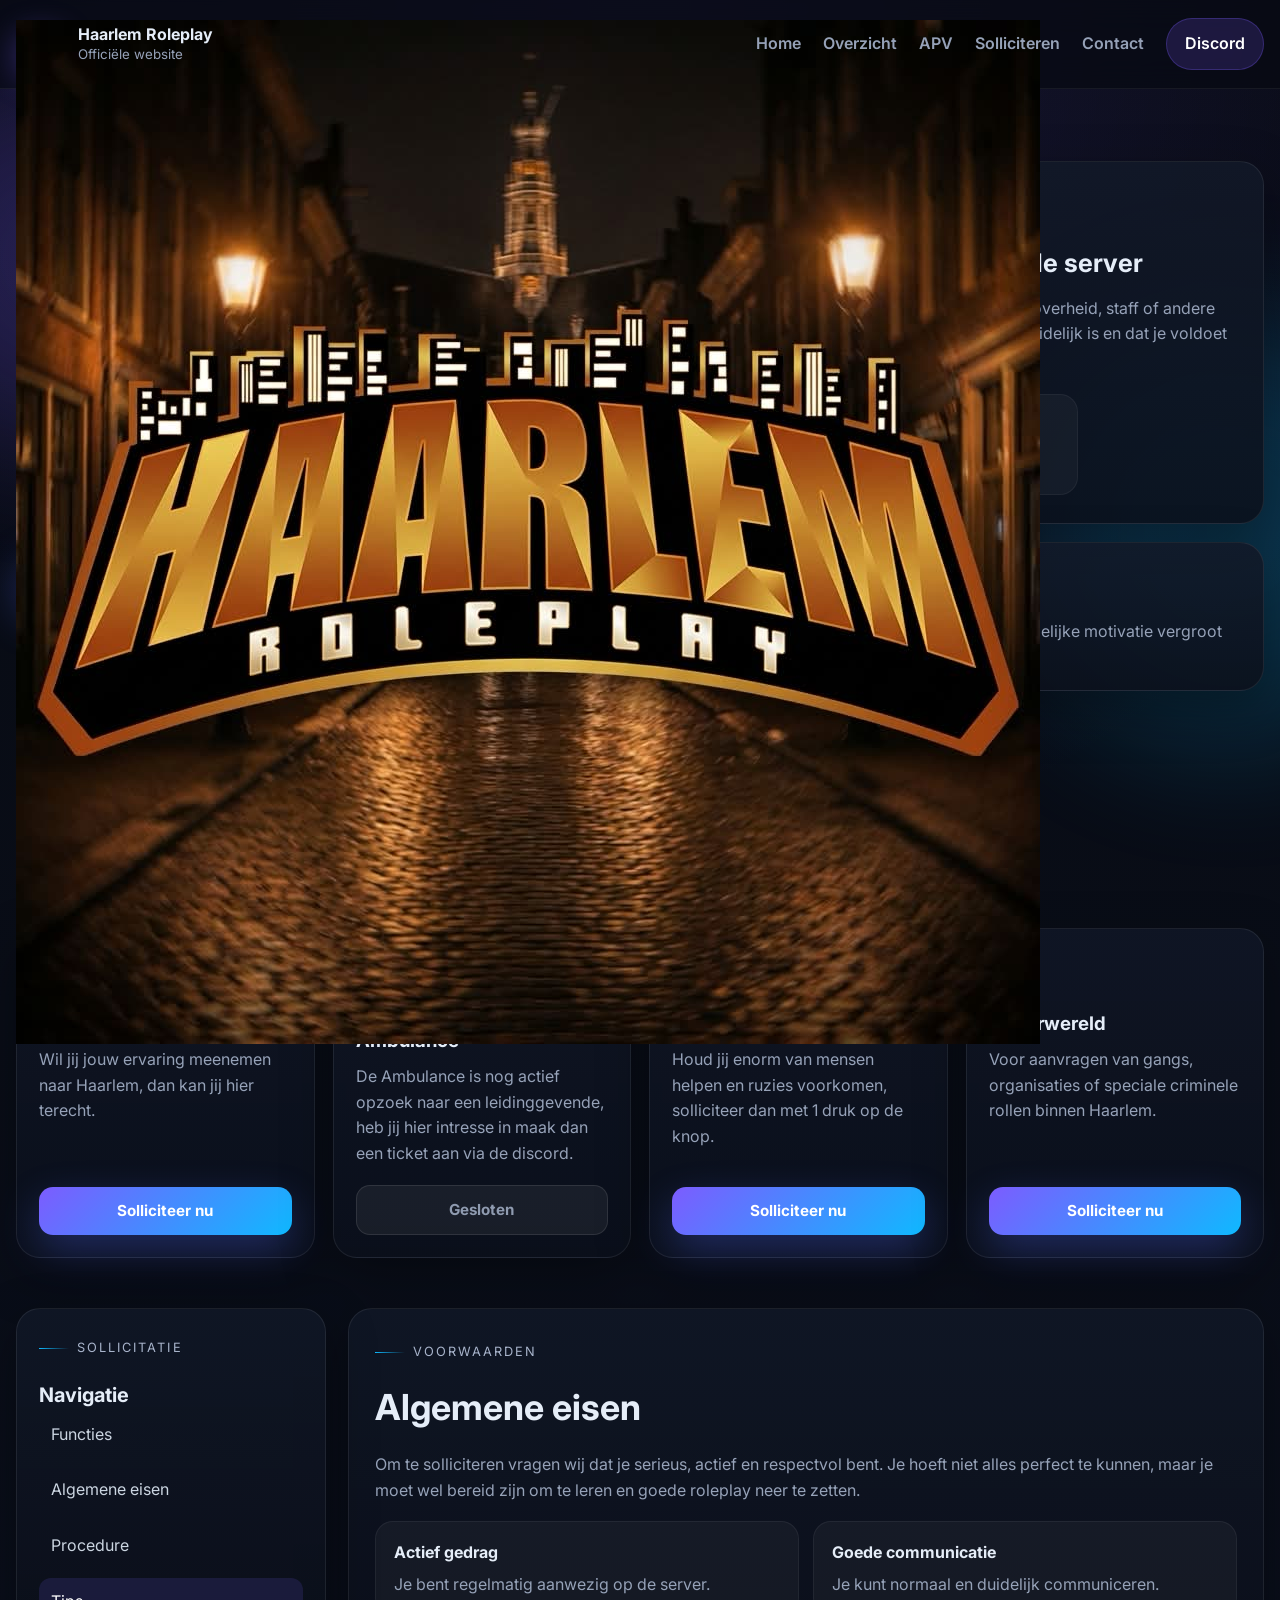
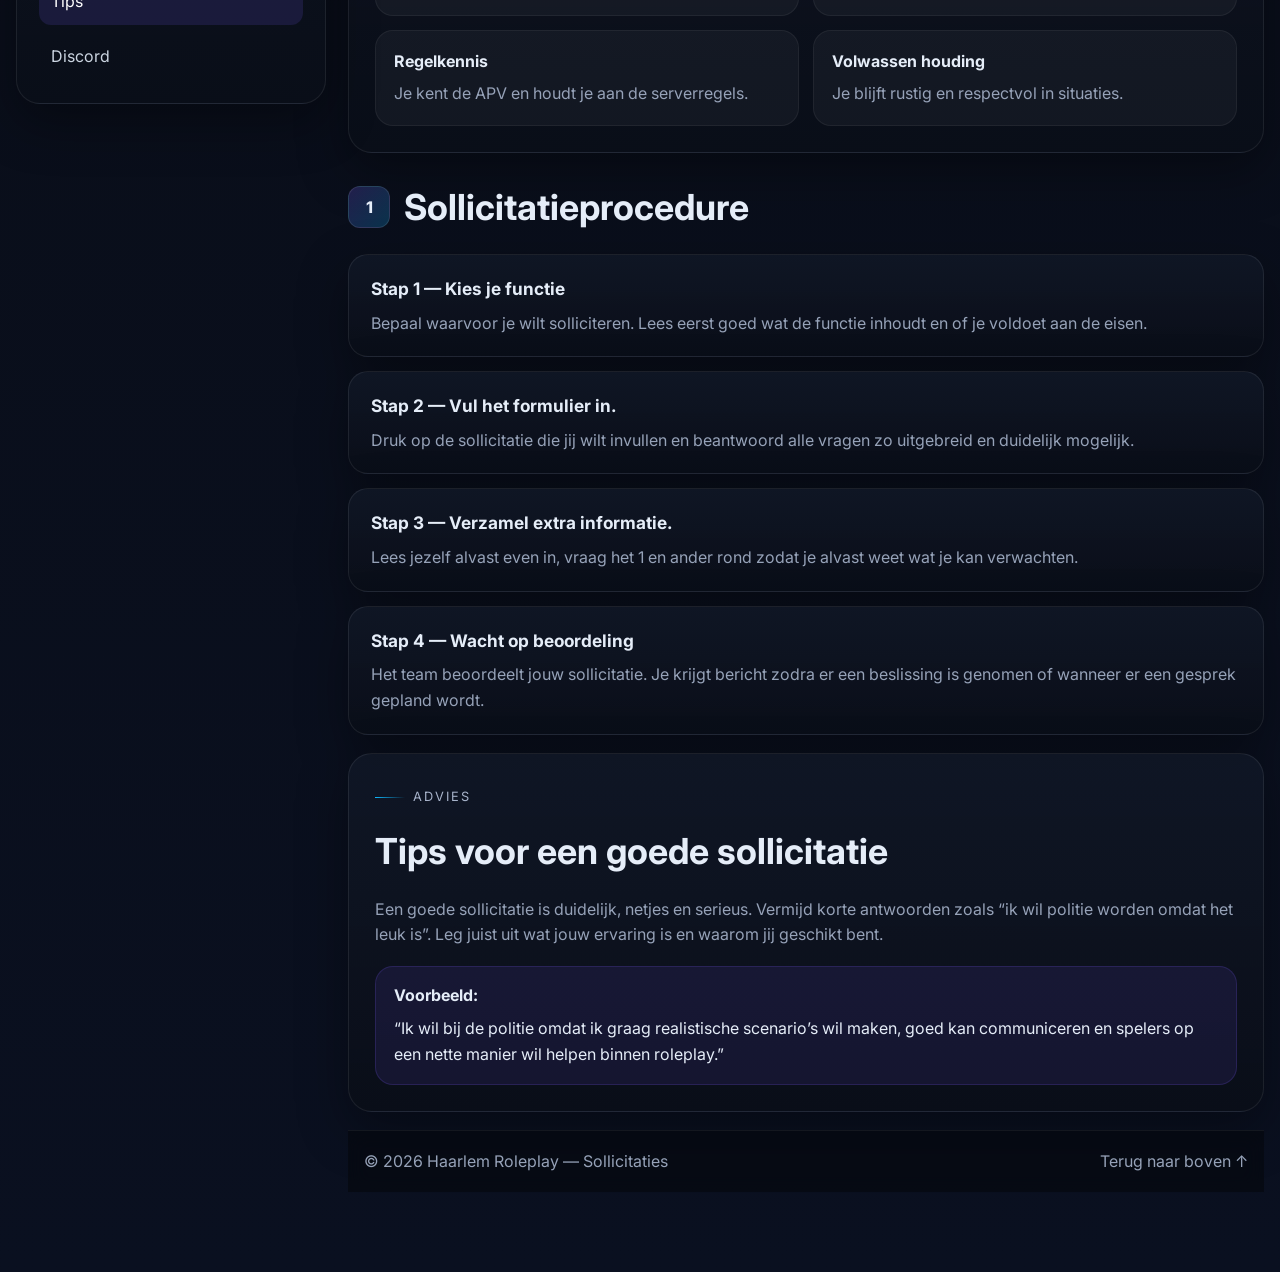
<file: solliciteren.html>
<!DOCTYPE html>
<html lang="nl">
<head>
  <meta charset="UTF-8" />
  <meta name="viewport" content="width=device-width, initial-scale=1.0" />
  <title>Solliciteren | Haarlem Roleplay</title>
  <meta name="description" content="Solliciteer voor een functie binnen Haarlem Roleplay. Bekijk openstaande functies, eisen en de sollicitatieprocedure." />
  <meta property="og:title" content="Solliciteren | Haarlem Roleplay" />
  <meta property="og:description" content="Solliciteer voor een functie binnen Haarlem Roleplay. Bekijk openstaande functies, eisen en de sollicitatieprocedure." />
  <meta property="og:type" content="website" />
  <link rel="preconnect" href="https://fonts.googleapis.com">
  <link rel="preconnect" href="https://fonts.gstatic.com" crossorigin>
  <link href="https://fonts.googleapis.com/css2?family=Inter:wght@400;500;600;700;800;900&display=swap" rel="stylesheet">
  <link rel="stylesheet" href="style.css" />
  <script defer src="script.js"></script>
  <style>
    .application-btn {
      width: 100%;
      margin-top: 18px;
      padding: 12px 16px;
      border-radius: 14px;
      font-size: .95rem;
    }
  </style>
</head>
<body>
  <div id="top"></div>
  <div class="bg-orb orb-1"></div>
  <div class="bg-orb orb-2"></div>
  <div class="bg-grid"></div>

  <header class="site-header">
    <div class="container nav-wrap">
      <a class="brand" href="index.html#top">
      <span class="brand-mark">
      <img src="logo.png" alt="Haarlem Roleplay logo">
        </span>
        <span class="brand-text">
          <strong>Haarlem Roleplay</strong>
          <small>Officiële website</small>
        </span>
      </a>

      <button class="menu-toggle" id="menuToggle" aria-label="Open menu">
        <span></span><span></span><span></span>
      </button>

      <nav class="nav-links" id="navLinks">
        <a href="index.html#top">Home</a>
        <a href="index.html#overzicht">Overzicht</a>
        <a href="index.html#apv">APV</a>
        <a class="active" href="solliciteren.html">Solliciteren</a>
        <a href="index.html#contact">Contact</a>
        <a class="nav-cta" href="https://discord.gg/rRXSnY5rHA" target="_blank" rel="noopener">Discord</a>
      </nav>
    </div>
  </header>

  <main>
    <section class="hero">
      <div class="container hero-grid">
        <div class="hero-copy">
          <span class="eyebrow">Haarlem Roleplay</span>
          <h1>Solliciteren bij Haarlem Roleplay.</h1>
          <p class="hero-text">Wil jij werkzaam worden binnen de overheid van Haarlem of juist de andere kant op? Op deze pagina vind je de beschikbare functies, algemene eisen en hoe je jouw sollicitatie netjes indient.</p>
          <div class="hero-actions">
            <a class="btn btn-primary" href="#functies">Bekijk functies</a>
            <a class="btn btn-secondary" href="#procedure">Bekijk procedure</a>
          </div>
          <div class="hero-badges">
            <span>Professioneel</span>
            <span>Duidelijke eisen</span>
            <span>Geen gedonder met lastige taal</span>
          </div>
        </div>

        <div class="hero-panel">
          <div class="hero-card hero-card-main">
            <div class="card-label">Sollicitaties</div>
            <h2>Word onderdeel van de server</h2>
            <p>Solliciteer voor een functie binnen overheid, staff of andere afdelingen. Zorg dat je motivatie duidelijk is en dat je voldoet aan de eisen.</p>
            <div class="stat-grid">
              <div>
                <strong>4</strong>
                <span>Functies</span>
              </div>
              <div>
                <strong>24/7</strong>
                <span>Support</span>
              </div>
            </div>
          </div>
          <div class="hero-card hero-card-side">
            <span class="update-pill">Tip</span>
            <p>Neem je sollicitatie serieus. Een duidelijke motivatie vergroot je kans om aangenomen te worden.</p>
          </div>
        </div>
      </div>
    </section>

    <section class="overview" id="functies">
      <div class="container">
        <div class="section-heading center">
          <span class="eyebrow">Openstaande functies</span>
          <h2>Waar kun je op solliciteren?</h2>
          <p>Pas deze functies gerust aan naar de diensten en rollen die Haarlem Roleplay gebruikt.</p>
        </div>

        <div class="feature-grid">
          <article class="feature-card">
            <span class="feature-icon">01</span>
            <h3>Politie</h3>
            <p>Wil jij jouw ervaring meenemen naar Haarlem, dan kan jij hier terecht.</p>
            <a class="btn btn-primary application-btn" href="https://docs.google.com/forms/d/1CA2PJJSc6djdVyqy2DXNCcKQwhPynPyczDaHcJRX_X8/preview" target="_blank" rel="noopener">Solliciteer nu</a>
          </article>

         <article class="feature-card">
          <div class="card-status-row">
          <span class="feature-icon">02</span>
          <span class="status-closed">Gesloten</span>
          </div>
          <h3>Ambulance</h3>
          <p>De Ambulance is nog actief opzoek naar een leidinggevende, heb jij hier intresse in maak dan een ticket aan via de discord.</p>
          <span class="btn btn-disabled application-btn">Gesloten</span>
         </article>

          <article class="feature-card">
            <span class="feature-icon">03</span>
            <h3>Staff Team</h3>
            <p>Houd jij enorm van mensen helpen en ruzies voorkomen, solliciteer dan met 1 druk op de knop.</p>
            <a class="btn btn-primary application-btn" href="https://forms.gle/SQTbmEaUXYJdquSSA" target="_blank" rel="noopener">Solliciteer nu</a>
          </article>

          <article class="feature-card">
            <span class="feature-icon">04</span>
            <h3>Onderwereld</h3>
            <p>Voor aanvragen van gangs, organisaties of speciale criminele rollen binnen Haarlem.</p>
            <a class="btn btn-primary application-btn" href="https://discord.gg/4CYuAcvaxH" target="_blank" rel="noopener">Solliciteer nu</a>
          </article>
        </div>
      </div>
    </section>

    <section class="apv-shell" id="procedure">
      <div class="container shell-grid">
        <aside class="sidebar-card">
          <div class="sidebar-top">
            <span class="eyebrow">Sollicitatie</span>
            <h3>Navigatie</h3>
          </div>

          <nav class="sidebar-nav">
            <a href="#functies">Functies</a>
            <a href="#eisen">Algemene eisen</a>
            <a href="#procedure">Procedure</a>
            <a href="#tips">Tips</a>
            <a href="#discord">Discord</a>
          </nav>
        </aside>

        <div class="content-column">
          <section class="panel" id="eisen">
            <span class="eyebrow">Voorwaarden</span>
            <h2>Algemene eisen</h2>
            <p>Om te solliciteren vragen wij dat je serieus, actief en respectvol bent. Je hoeft niet alles perfect te kunnen, maar je moet wel bereid zijn om te leren en goede roleplay neer te zetten.</p>

            <div class="contact-grid">
              <div class="contact-card"><strong>Actief gedrag</strong><span>Je bent regelmatig aanwezig op de server.</span></div>
              <div class="contact-card"><strong>Goede communicatie</strong><span>Je kunt normaal en duidelijk communiceren.</span></div>
              <div class="contact-card"><strong>Regelkennis</strong><span>Je kent de APV en houdt je aan de serverregels.</span></div>
              <div class="contact-card"><strong>Volwassen houding</strong><span>Je blijft rustig en respectvol in situaties.</span></div>
            </div>
          </section>

          <section class="rules-section">
            <div class="section-head-line">
              <span class="section-number">1</span>
              <h2>Sollicitatieprocedure</h2>
            </div>

            <article class="rule-card">
              <h3>Stap 1 — Kies je functie</h3>
              <p>Bepaal waarvoor je wilt solliciteren. Lees eerst goed wat de functie inhoudt en of je voldoet aan de eisen.</p>
            </article>

            <article class="rule-card">
              <h3>Stap 2 — Vul het formulier in.</h3>
              <p>Druk op de sollicitatie die jij wilt invullen en beantwoord alle vragen zo uitgebreid en duidelijk mogelijk.</p>
            </article>

            <article class="rule-card">
              <h3>Stap 3 — Verzamel extra informatie.</h3>
              <p>Lees jezelf alvast even in, vraag het 1 en ander rond zodat je alvast weet wat je kan verwachten.</p>
            </article>

            <article class="rule-card">
              <h3>Stap 4 — Wacht op beoordeling</h3>
              <p>Het team beoordeelt jouw sollicitatie. Je krijgt bericht zodra er een beslissing is genomen of wanneer er een gesprek gepland wordt.</p>
            </article>
          </section>

          <section class="panel" id="tips">
            <span class="eyebrow">Advies</span>
            <h2>Tips voor een goede sollicitatie</h2>
            <p>Een goede sollicitatie is duidelijk, netjes en serieus. Vermijd korte antwoorden zoals “ik wil politie worden omdat het leuk is”. Leg juist uit wat jouw ervaring is en waarom jij geschikt bent.</p>
            <div class="notice">
              <strong>Voorbeeld:</strong>
              <span>“Ik wil bij de politie omdat ik graag realistische scenario’s wil maken, goed kan communiceren en spelers op een nette manier wil helpen binnen roleplay.”</span>
            </div>
          </section>

  <footer class="footer">
    <div class="container footer-wrap">
      <p>© 2026 Haarlem Roleplay — Sollicitaties</p>
      <a href="#top">Terug naar boven ↑</a>
    </div>
  </footer>
</body>
</html>
</file>
<file: style.css>
:root {
  --bg: #080b13;
  --bg-soft: #0e1422;
  --card: rgba(17, 24, 39, 0.72);
  --card-strong: rgba(17, 24, 39, 0.94);
  --line: rgba(148, 163, 184, 0.18);
  --text: #e5edf8;
  --muted: #96a2b8;
  --accent: #7c5cff;
  --accent-2: #0fb9ff;
  --accent-3: #23d18b;
  --danger: #ff5d7a;
  --shadow: 0 18px 50px rgba(0, 0, 0, 0.35);
  --radius: 24px;
  --radius-sm: 16px;
  --container: 1280px;
}

* { box-sizing: border-box; }
html { scroll-behavior: smooth; }
body {
  margin: 0;
  font-family: 'Inter', sans-serif;
  background:
    radial-gradient(circle at top, rgba(124, 92, 255, 0.15), transparent 30%),
    linear-gradient(180deg, #070a12 0%, #090d17 35%, #0a1020 100%);
  color: var(--text);
  line-height: 1.6;
  overflow-x: hidden;
}

a { color: inherit; text-decoration: none; }
button, input { font: inherit; }
button { cursor: pointer; }

.container {
  width: min(var(--container), calc(100% - 32px));
  margin: 0 auto;
}

.bg-orb {
  position: fixed;
  border-radius: 50%;
  filter: blur(70px);
  opacity: .22;
  z-index: -2;
}
.orb-1 {
  width: 360px;
  height: 360px;
  background: var(--accent);
  top: 80px;
  left: -120px;
}
.orb-2 {
  width: 420px;
  height: 420px;
  background: var(--accent-2);
  right: -160px;
  top: 320px;
}
.bg-grid {
  position: fixed;
  inset: 0;
  background-image:
    linear-gradient(rgba(255,255,255,0.035) 1px, transparent 1px),
    linear-gradient(90deg, rgba(255,255,255,0.035) 1px, transparent 1px);
  background-size: 28px 28px;
  mask-image: radial-gradient(circle at center, black 30%, transparent 90%);
  opacity: .26;
  z-index: -3;
  pointer-events: none;
}

.site-header {
  position: sticky;
  top: 0;
  z-index: 100;
  backdrop-filter: blur(16px);
  background: rgba(7, 10, 18, 0.72);
  border-bottom: 1px solid rgba(255, 255, 255, 0.06);
}

.nav-wrap {
  display: flex;
  align-items: center;
  justify-content: space-between;
  gap: 20px;
  padding: 18px 0;
}

.brand {
  display: inline-flex;
  align-items: center;
  gap: 14px;
}

.brand-mark {
  width: 48px;
  height: 48px;
  border-radius: 14px;
  display: grid;
  place-items: center;
  font-weight: 900;
  letter-spacing: .08em;
  background: linear-gradient(135deg, var(--accent), var(--accent-2));
  box-shadow: 0 12px 30px rgba(124, 92, 255, 0.35);
}

.brand-text {
  display: flex;
  flex-direction: column;
  line-height: 1.05;
}
.brand-text strong { font-size: 1rem; }
.brand-text small { color: var(--muted); margin-top: 4px; }

.nav-links {
  display: flex;
  align-items: center;
  gap: 22px;
}
.nav-links a {
  color: var(--muted);
  transition: .2s ease;
  font-weight: 600;
}
.nav-links a:hover,
.nav-links a.active {
  color: var(--text);
}
.nav-cta {
  padding: 12px 18px;
  background: rgba(124, 92, 255, 0.18);
  border: 1px solid rgba(124, 92, 255, 0.28);
  border-radius: 999px;
  color: #fff !important;
}

.menu-toggle {
  display: none;
  width: 48px;
  height: 48px;
  border-radius: 14px;
  border: 1px solid var(--line);
  background: rgba(255,255,255,.04);
  padding: 0;
}
.menu-toggle span {
  display: block;
  width: 20px;
  height: 2px;
  background: #fff;
  margin: 5px auto;
  border-radius: 99px;
}

.hero {
  padding: 72px 0 42px;
}

.hero-grid {
  display: grid;
  grid-template-columns: 1.15fr .85fr;
  gap: 30px;
  align-items: center;
}

.eyebrow {
  display: inline-flex;
  align-items: center;
  gap: 8px;
  font-size: .8rem;
  text-transform: uppercase;
  letter-spacing: .16em;
  color: #a8b4cb;
  margin-bottom: 16px;
}
.eyebrow::before {
  content: "";
  width: 30px;
  height: 1px;
  background: linear-gradient(90deg, var(--accent-2), transparent);
}

.hero-copy h1 {
  font-size: clamp(2.5rem, 5vw, 4.85rem);
  line-height: 1.02;
  margin: 0 0 18px;
  max-width: 12ch;
}
.hero-text {
  max-width: 760px;
  color: var(--muted);
  font-size: 1.05rem;
  margin-bottom: 28px;
}
.hero-actions {
  display: flex;
  gap: 14px;
  flex-wrap: wrap;
  margin-bottom: 24px;
}
.hero-badges {
  display: flex;
  flex-wrap: wrap;
  gap: 10px;
}
.hero-badges span {
  padding: 10px 14px;
  border-radius: 999px;
  border: 1px solid var(--line);
  background: rgba(255,255,255,.04);
  color: #ccd6e8;
  font-size: .92rem;
}

.btn {
  border: 0;
  display: inline-flex;
  align-items: center;
  justify-content: center;
  gap: 10px;
  padding: 14px 22px;
  border-radius: 16px;
  font-weight: 700;
  transition: transform .2s ease, box-shadow .2s ease, background .2s ease;
}
.btn:hover {
  transform: translateY(-2px);
}
.btn-primary {
  color: #fff;
  background: linear-gradient(135deg, var(--accent), var(--accent-2));
  box-shadow: 0 16px 40px rgba(82, 109, 255, 0.30);
}
.btn-secondary {
  color: #fff;
  background: rgba(255,255,255,0.06);
  border: 1px solid var(--line);
}

.hero-panel {
  display: grid;
  gap: 18px;
}
.hero-card {
  background: linear-gradient(180deg, rgba(18,25,40,.88), rgba(11,16,27,.88));
  border: 1px solid rgba(255,255,255,.08);
  border-radius: var(--radius);
  box-shadow: var(--shadow);
}
.hero-card-main {
  padding: 28px;
}
.hero-card-side {
  padding: 20px 24px;
}
.card-label {
  display: inline-flex;
  padding: 8px 12px;
  border-radius: 999px;
  background: rgba(15, 185, 255, 0.12);
  border: 1px solid rgba(15, 185, 255, 0.18);
  color: #b9eaff;
  font-size: .82rem;
  margin-bottom: 14px;
}
.hero-card h2 {
  margin: 0 0 12px;
  font-size: 1.6rem;
}
.hero-card p {
  margin: 0;
  color: var(--muted);
}
.stat-grid {
  margin-top: 22px;
  display: grid;
  grid-template-columns: repeat(3, 1fr);
  gap: 12px;
}
.stat-grid div {
  padding: 18px 16px;
  border-radius: 18px;
  background: rgba(255,255,255,.04);
  border: 1px solid rgba(255,255,255,.05);
}
.stat-grid strong {
  display: block;
  font-size: 1.3rem;
  margin-bottom: 4px;
}
.stat-grid span { color: var(--muted); font-size: .92rem; }
.update-pill {
  display: inline-flex;
  padding: 8px 12px;
  margin-bottom: 12px;
  border-radius: 999px;
  font-weight: 700;
  background: rgba(35, 209, 139, 0.12);
  border: 1px solid rgba(35, 209, 139, 0.2);
  color: #bdf9dc;
}

.overview {
  padding: 32px 0 20px;
}
.section-heading {
  margin-bottom: 24px;
}
.section-heading.center {
  text-align: center;
}
.section-heading.center .eyebrow::before { display: none; }
.section-heading h2,
.panel h2,
.rules-section h2 {
  margin: 0 0 10px;
  font-size: clamp(1.65rem, 2.8vw, 2.3rem);
}
.section-heading p,
.panel p,
.rules-section > p {
  color: var(--muted);
}
.feature-grid {
  display: grid;
  grid-template-columns: repeat(4, 1fr);
  gap: 18px;
}
.feature-card {
  padding: 22px;
  border-radius: var(--radius);
  background: linear-gradient(180deg, rgba(16,23,38,.86), rgba(11,15,27,.92));
  border: 1px solid rgba(255,255,255,.08);
  box-shadow: var(--shadow);
}
.feature-icon {
  width: 42px;
  height: 42px;
  display: inline-grid;
  place-items: center;
  border-radius: 12px;
  font-weight: 800;
  margin-bottom: 16px;
  background: rgba(124, 92, 255, 0.16);
  border: 1px solid rgba(124, 92, 255, 0.28);
}
.feature-card h3 {
  margin: 0 0 8px;
}
.feature-card p {
  margin: 0;
  color: var(--muted);
}

.apv-shell {
  padding: 30px 0 80px;
}
.shell-grid {
  display: grid;
  grid-template-columns: 310px minmax(0, 1fr);
  gap: 22px;
  align-items: start;
}
.sidebar-card,
.panel,
.rule-card {
  background: linear-gradient(180deg, rgba(17,24,39,.82), rgba(10,14,24,.92));
  border: 1px solid rgba(255,255,255,.08);
  box-shadow: var(--shadow);
}
.sidebar-card {
  position: sticky;
  top: 92px;
  max-height: calc(100vh - 110px);
  overflow-y: auto;
  border-radius: var(--radius);
  padding: 22px;
}
.sidebar-card::-webkit-scrollbar {
  width: 8px;
}

.sidebar-card::-webkit-scrollbar-track {
  background: rgba(255, 255, 255, 0.04);
  border-radius: 999px;
}

.sidebar-card::-webkit-scrollbar-thumb {
  background: rgba(124, 92, 255, 0.55);
  border-radius: 999px;
}

.sidebar-card::-webkit-scrollbar-thumb:hover {
  background: rgba(124, 92, 255, 0.8);
}

.sidebar-top h3 {
  margin: 4px 0 0;
  font-size: 1.25rem;
}
.search-box {
  margin: 22px 0 20px;
}
.search-box label {
  display: block;
  margin-bottom: 10px;
  font-size: .92rem;
  color: #cbd5e1;
  font-weight: 600;
}
.search-box input {
  width: 100%;
  padding: 14px 16px;
  border-radius: 16px;
  border: 1px solid rgba(255,255,255,.10);
  background: rgba(255,255,255,.05);
  color: #fff;
  outline: none;
}
.search-box input:focus {
  border-color: rgba(124, 92, 255, 0.55);
  box-shadow: 0 0 0 4px rgba(124, 92, 255, 0.14);
}
.sidebar-nav {
  display: grid;
  gap: 8px;
}
.sidebar-nav a {
  color: #cbd5e1;
  padding: 11px 12px;
  border-radius: 12px;
  transition: .2s ease;
}
.sidebar-nav a:hover,
.sidebar-nav a.active {
  background: rgba(124,92,255,.14);
  color: #fff;
}

.content-column {
  display: grid;
  gap: 18px;
}
.panel {
  padding: 26px;
  border-radius: var(--radius);
}
.panel-intro {
  position: relative;
  overflow: hidden;
}
.panel-intro::after {
  content: "";
  position: absolute;
  inset: auto -40px -40px auto;
  width: 180px;
  height: 180px;
  background: radial-gradient(circle, rgba(15,185,255,.18), transparent 70%);
}
.panel-head {
  margin-bottom: 10px;
}
.notice {
  margin-top: 18px;
  padding: 16px 18px;
  border-radius: 18px;
  display: grid;
  gap: 8px;
  background: rgba(124,92,255,.10);
  border: 1px solid rgba(124,92,255,.18);
}
.table-wrap {
  margin-top: 18px;
  overflow: auto;
  border-radius: 18px;
  border: 1px solid rgba(255,255,255,.08);
}
.table-wrap table {
  width: 100%;
  min-width: 760px;
  border-collapse: collapse;
}
.table-wrap thead {
  background: rgba(255,255,255,.05);
}
.table-wrap th,
.table-wrap td {
  padding: 14px 16px;
  text-align: left;
  border-bottom: 1px solid rgba(255,255,255,.06);
}
.table-wrap td { color: #d8e0ef; }
.table-wrap th {
  color: #fff;
  font-size: .95rem;
}

.rules-section {
  display: grid;
  gap: 14px;
}
.section-head-line {
  display: flex;
  align-items: center;
  gap: 14px;
  margin: 8px 0 4px;
}
.section-number {
  width: 42px;
  height: 42px;
  flex: 0 0 42px;
  display: grid;
  place-items: center;
  border-radius: 12px;
  background: linear-gradient(135deg, rgba(124,92,255,.22), rgba(15,185,255,.22));
  border: 1px solid rgba(255,255,255,.10);
  font-weight: 800;
}
.section-head-line h2 {
  margin: 0;
}
.rule-card {
  border-radius: 20px;
  padding: 20px 22px;
}
.rule-card h3 {
  display: flex;
  gap: 10px;
  flex-wrap: wrap;
  align-items: center;
  margin: 0 0 8px;
  font-size: 1.08rem;
}
.rule-card p {
  margin: 0;
  color: var(--muted);
}
.chip {
  display: inline-flex;
  padding: 6px 10px;
  border-radius: 999px;
  font-size: .78rem;
  color: #fff;
  background: rgba(255, 93, 122, .12);
  border: 1px solid rgba(255, 93, 122, .2);
}
.rule-card.hidden,
.panel.hidden,
.rules-section.hidden { display: none; }
.rule-card.marked {
  border-color: rgba(124,92,255,.28);
  box-shadow: 0 18px 45px rgba(36, 52, 110, 0.24);
}

.contact-grid {
  display: grid;
  grid-template-columns: repeat(2, 1fr);
  gap: 14px;
  margin-top: 18px;
}
.contact-card {
  padding: 18px;
  border-radius: 18px;
  background: rgba(255,255,255,.04);
  border: 1px solid rgba(255,255,255,.06);
}
.contact-card strong {
  display: block;
  margin-bottom: 6px;
}
.contact-card span { color: var(--muted); }
.panel-discord {
  display: flex;
  justify-content: space-between;
  align-items: center;
  gap: 18px;
}

.footer {
  border-top: 1px solid rgba(255,255,255,.06);
  background: rgba(6, 9, 15, 0.65);
  backdrop-filter: blur(10px);
}
.footer-wrap {
  display: flex;
  justify-content: space-between;
  gap: 20px;
  align-items: center;
  padding: 18px 0;
}
.footer p,
.footer a {
  margin: 0;
  color: var(--muted);
}
.footer a:hover { color: #fff; }

@media (max-width: 1100px) {
  .hero-grid,
  .shell-grid,
  .feature-grid {
    grid-template-columns: 1fr;
  }
  .sidebar-card {
    position: static;
  }
}

@media (max-width: 900px) {
  .menu-toggle { display: block; }
  .nav-links {
    position: absolute;
    top: calc(100% + 8px);
    left: 16px;
    right: 16px;
    display: none;
    flex-direction: column;
    align-items: stretch;
    gap: 10px;
    padding: 16px;
    border-radius: 20px;
    background: rgba(10, 14, 24, 0.96);
    border: 1px solid rgba(255,255,255,.08);
    box-shadow: var(--shadow);
  }
  .nav-links.open { display: flex; }
  .nav-links a { padding: 8px 6px; }
  .nav-cta { text-align: center; }
  .hero {
    padding-top: 52px;
  }
  .hero-copy h1 {
    max-width: none;
  }
}

@media (max-width: 700px) {
  .stat-grid,
  .contact-grid {
    grid-template-columns: 1fr;
  }
  .panel,
  .sidebar-card,
  .feature-card,
  .rule-card,
  .hero-card-main,
  .hero-card-side {
    padding: 18px;
  }
  .footer-wrap,
  .panel-discord {
    flex-direction: column;
    align-items: flex-start;
  }
  .btn {
    width: 100%;
  }
  .hero-actions {
    flex-direction: column;
  }
}

@media print {
  .site-header,
  .sidebar-card,
  .hero-actions,
  .hero-badges,
  .overview,
  .footer,
  .panel-discord {
    display: none !important;
  }
  body {
    background: #fff;
    color: #000;
  }
  .panel,
  .rule-card,
  .table-wrap,
  .shell-grid,
  .content-column,
  .rules-section {
    box-shadow: none !important;
    background: #fff !important;
    border: 1px solid #ddd !important;
    color: #000 !important;
  }
  .hero {
    padding: 0 0 20px;
  }
}
.status-open,
.status-closed {
  display: inline-flex;
  margin-left: 10px;
  padding: 6px 10px;
  border-radius: 999px;
  font-size: 0.78rem;
  font-weight: 800;
}

.status-open {
  color: #bdf9dc;
  background: rgba(35, 209, 139, 0.12);
  border: 1px solid rgba(35, 209, 139, 0.25);
}

.status-closed {
  color: #ffd1d8;
  background: rgba(255, 93, 122, 0.12);
  border: 1px solid rgba(255, 93, 122, 0.25);
}

.btn-disabled {
  color: #8f9bb0;
  background: rgba(255, 255, 255, 0.06);
  border: 1px solid rgba(255, 255, 255, 0.10);
  cursor: not-allowed;
  pointer-events: none;
  box-shadow: none;
}

.application-btn {
  width: 100%;
  margin-top: 18px;
  padding: 12px 16px;
  border-radius: 14px;
  font-size: .95rem;
}
.feature-card {
  display: flex;
  flex-direction: column;
  height: 100%;
}

.feature-card p {
  flex-grow: 1;
}

.application-btn,
.btn-disabled {
  margin-top: auto;
}
.status-open,
.status-closed {
  width: fit-content;
  max-width: max-content;
  align-self: flex-start;
  display: inline-flex;
  margin-left: 0;
}
.card-status-row {
  display: flex;
  align-items: center;
  gap: 10px;
  margin-bottom: 17px;
}
</file>
